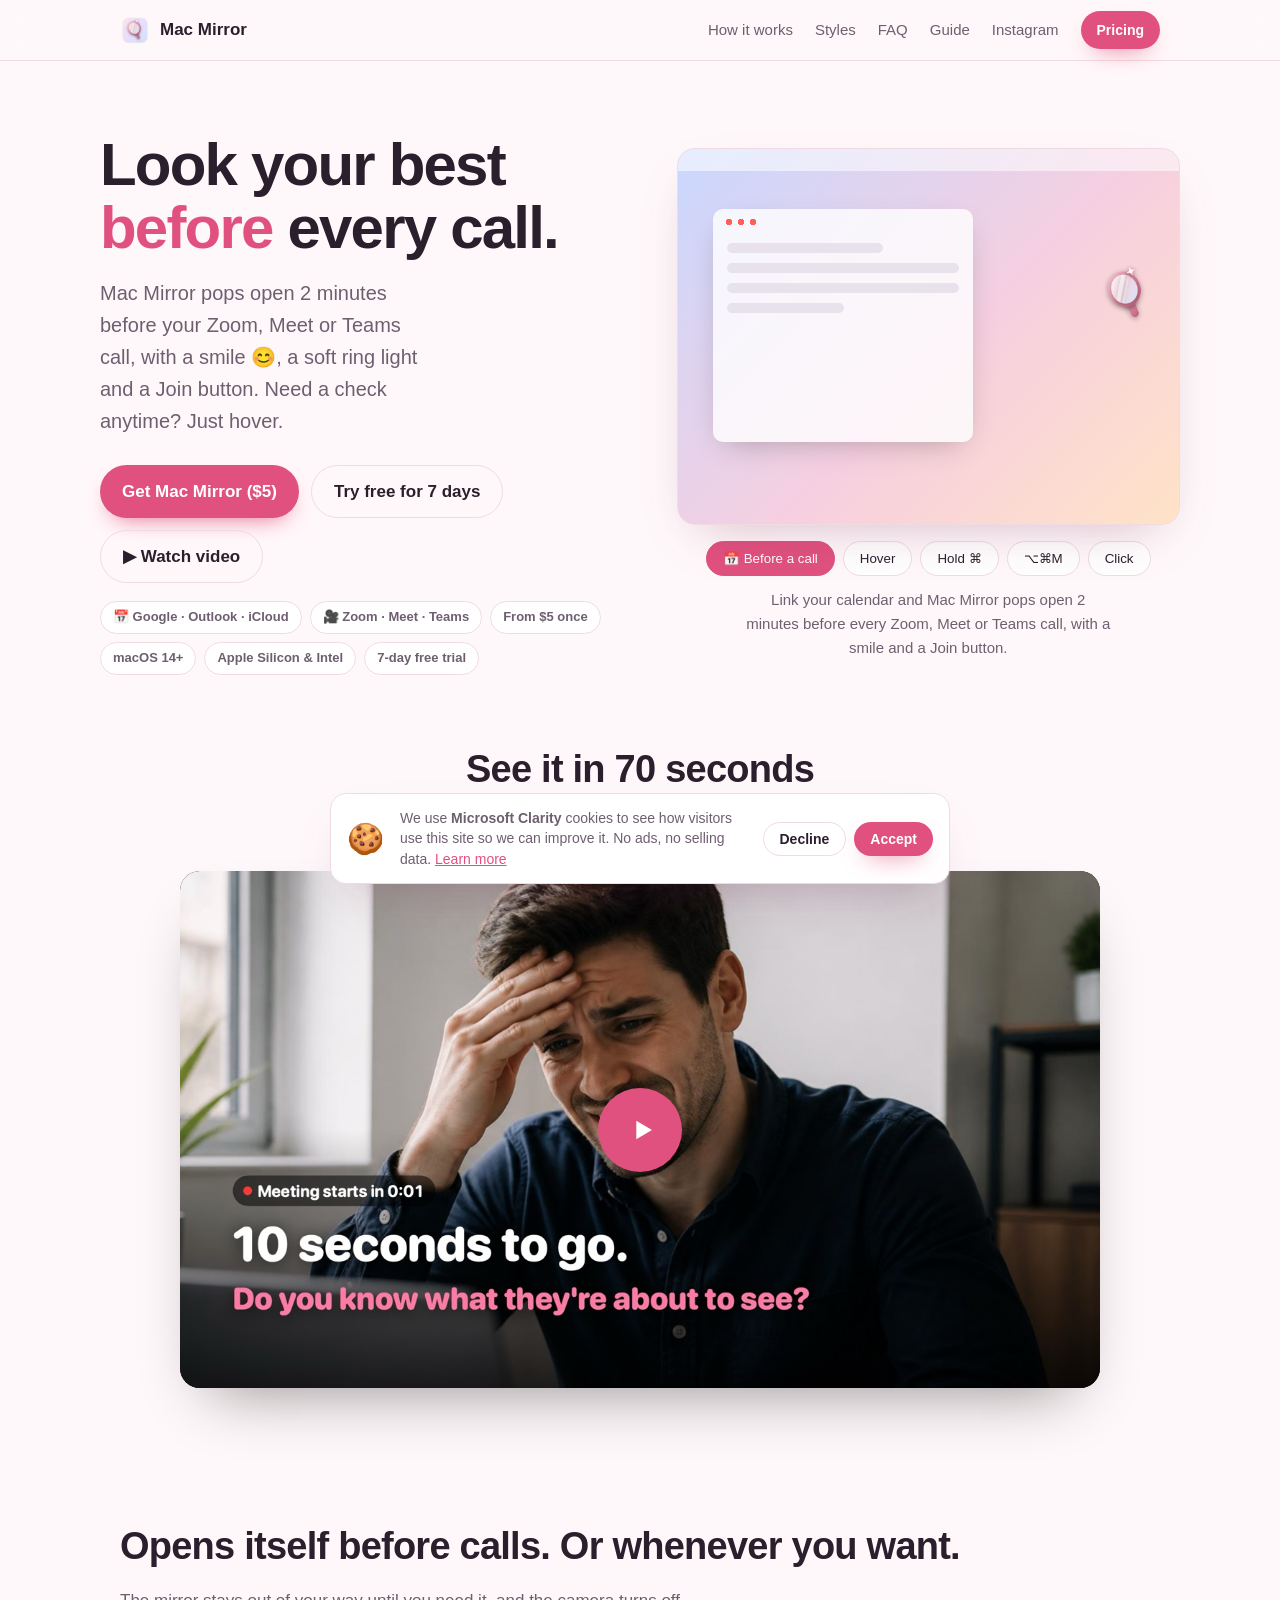
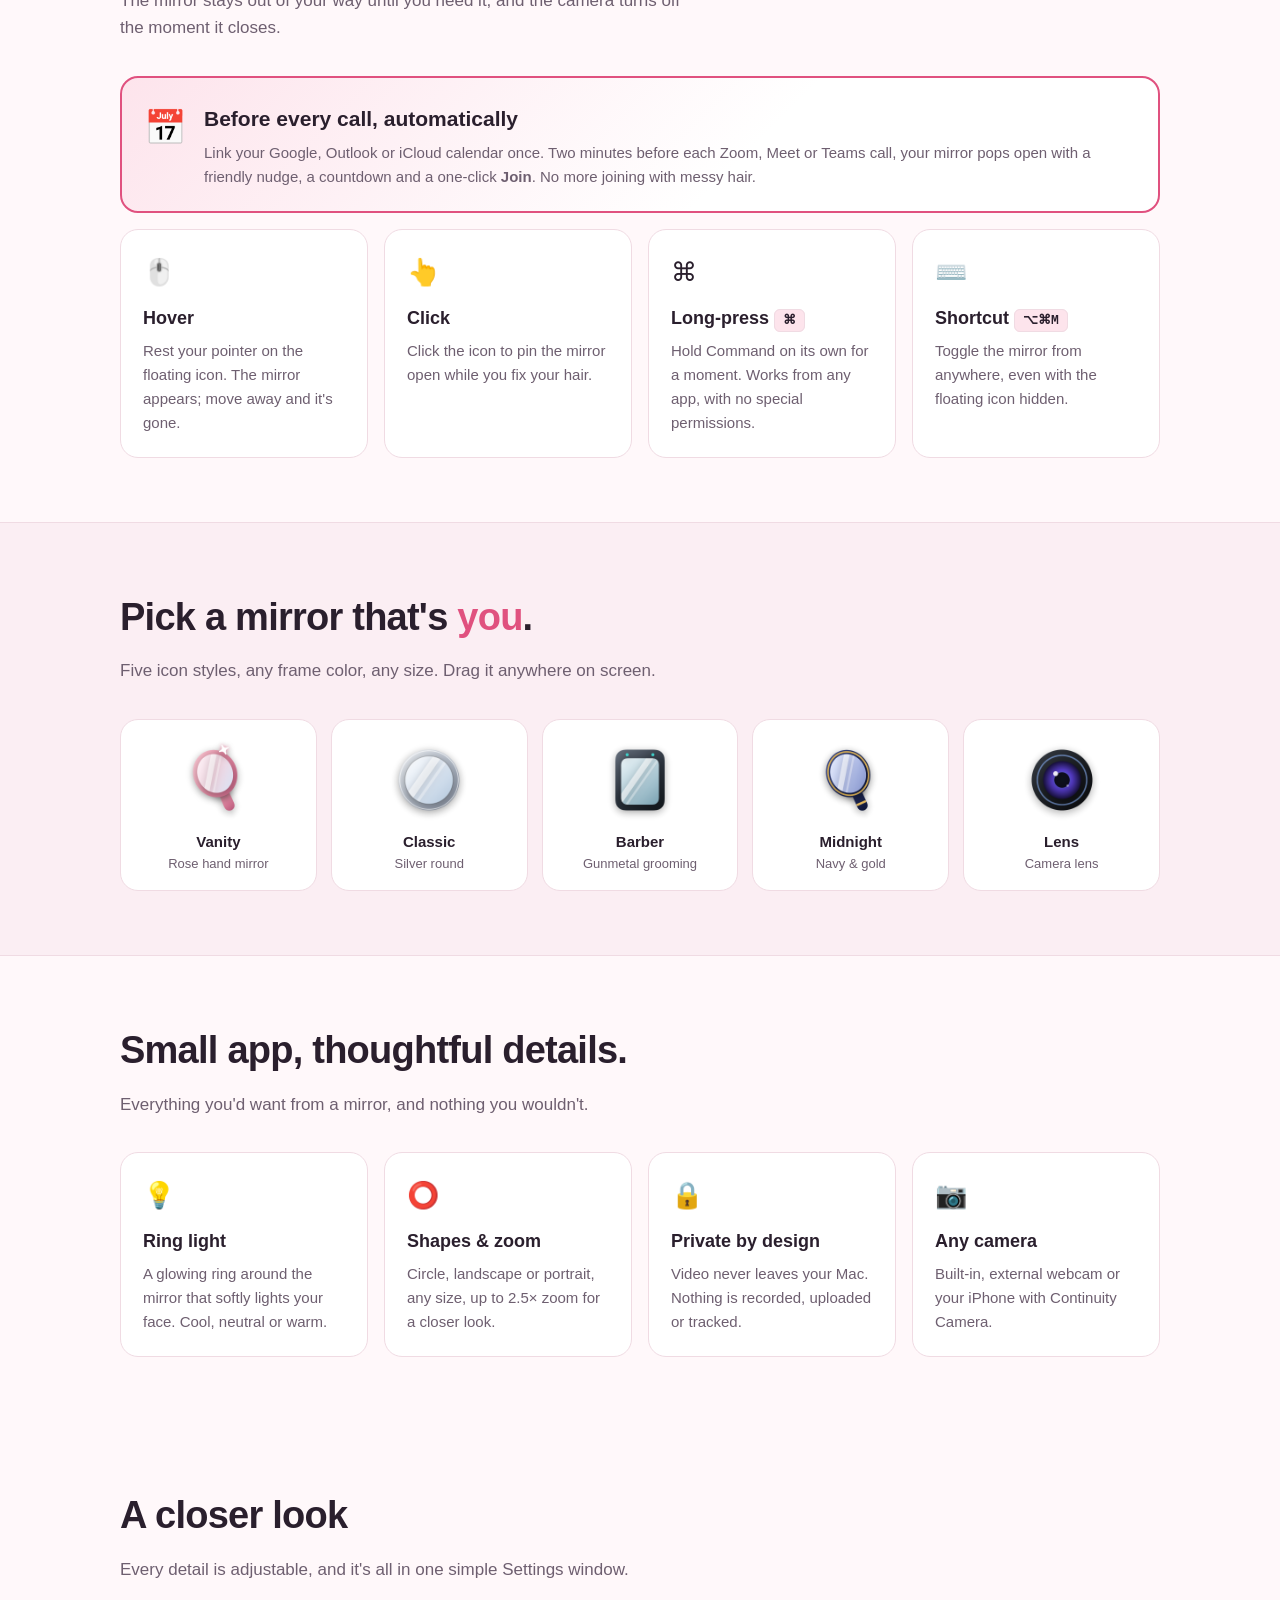
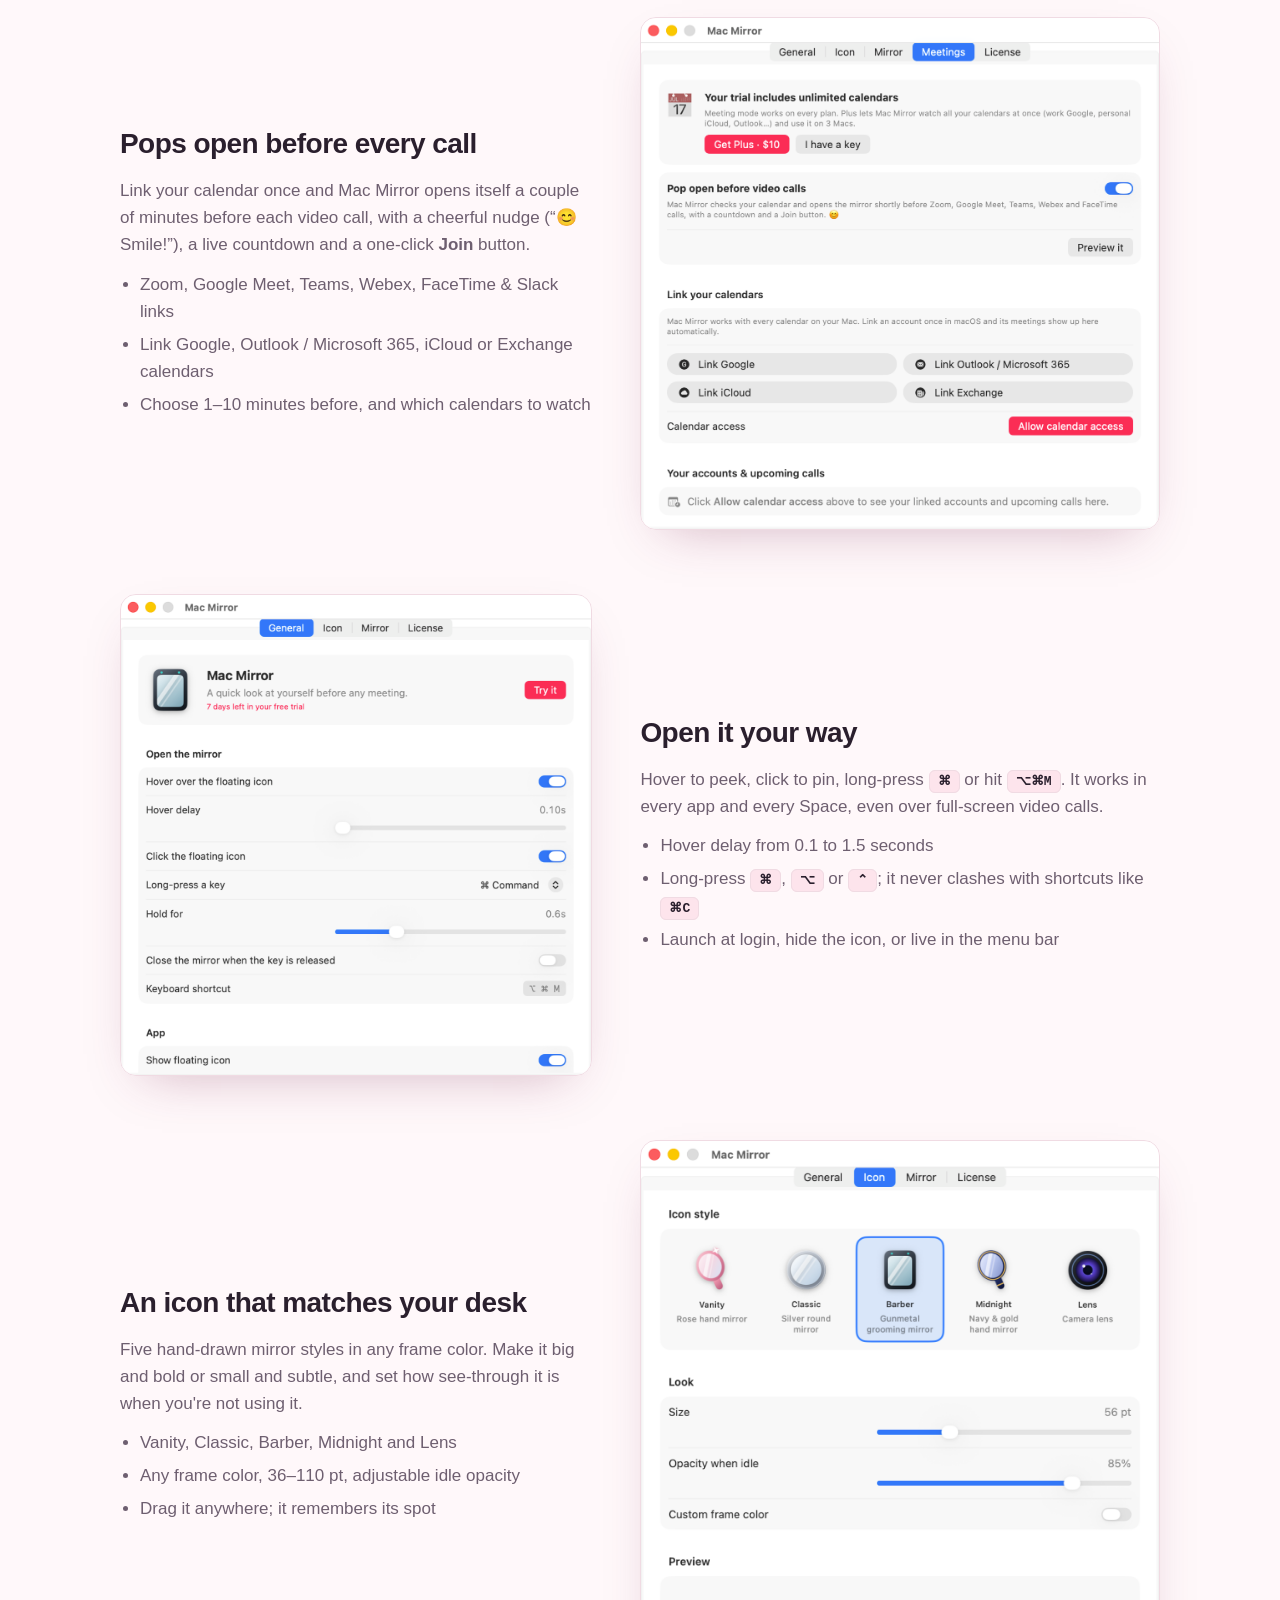
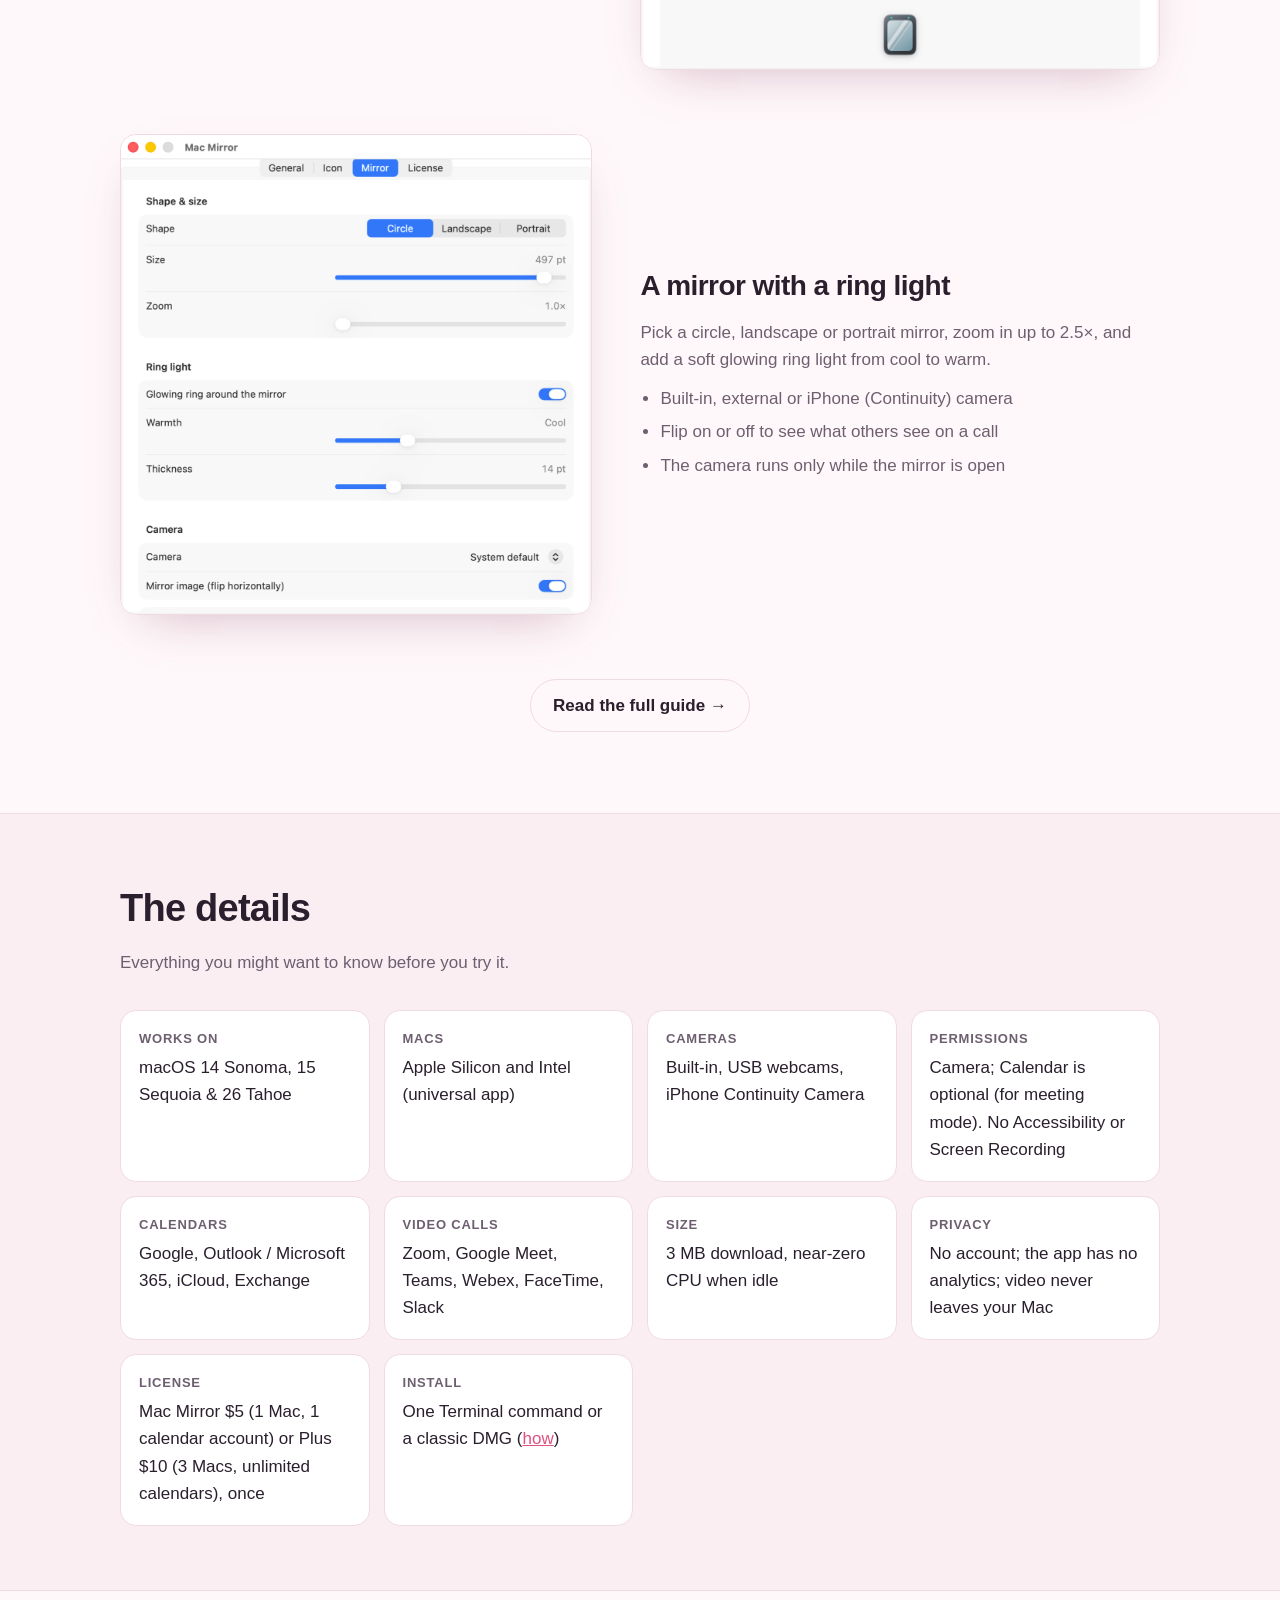
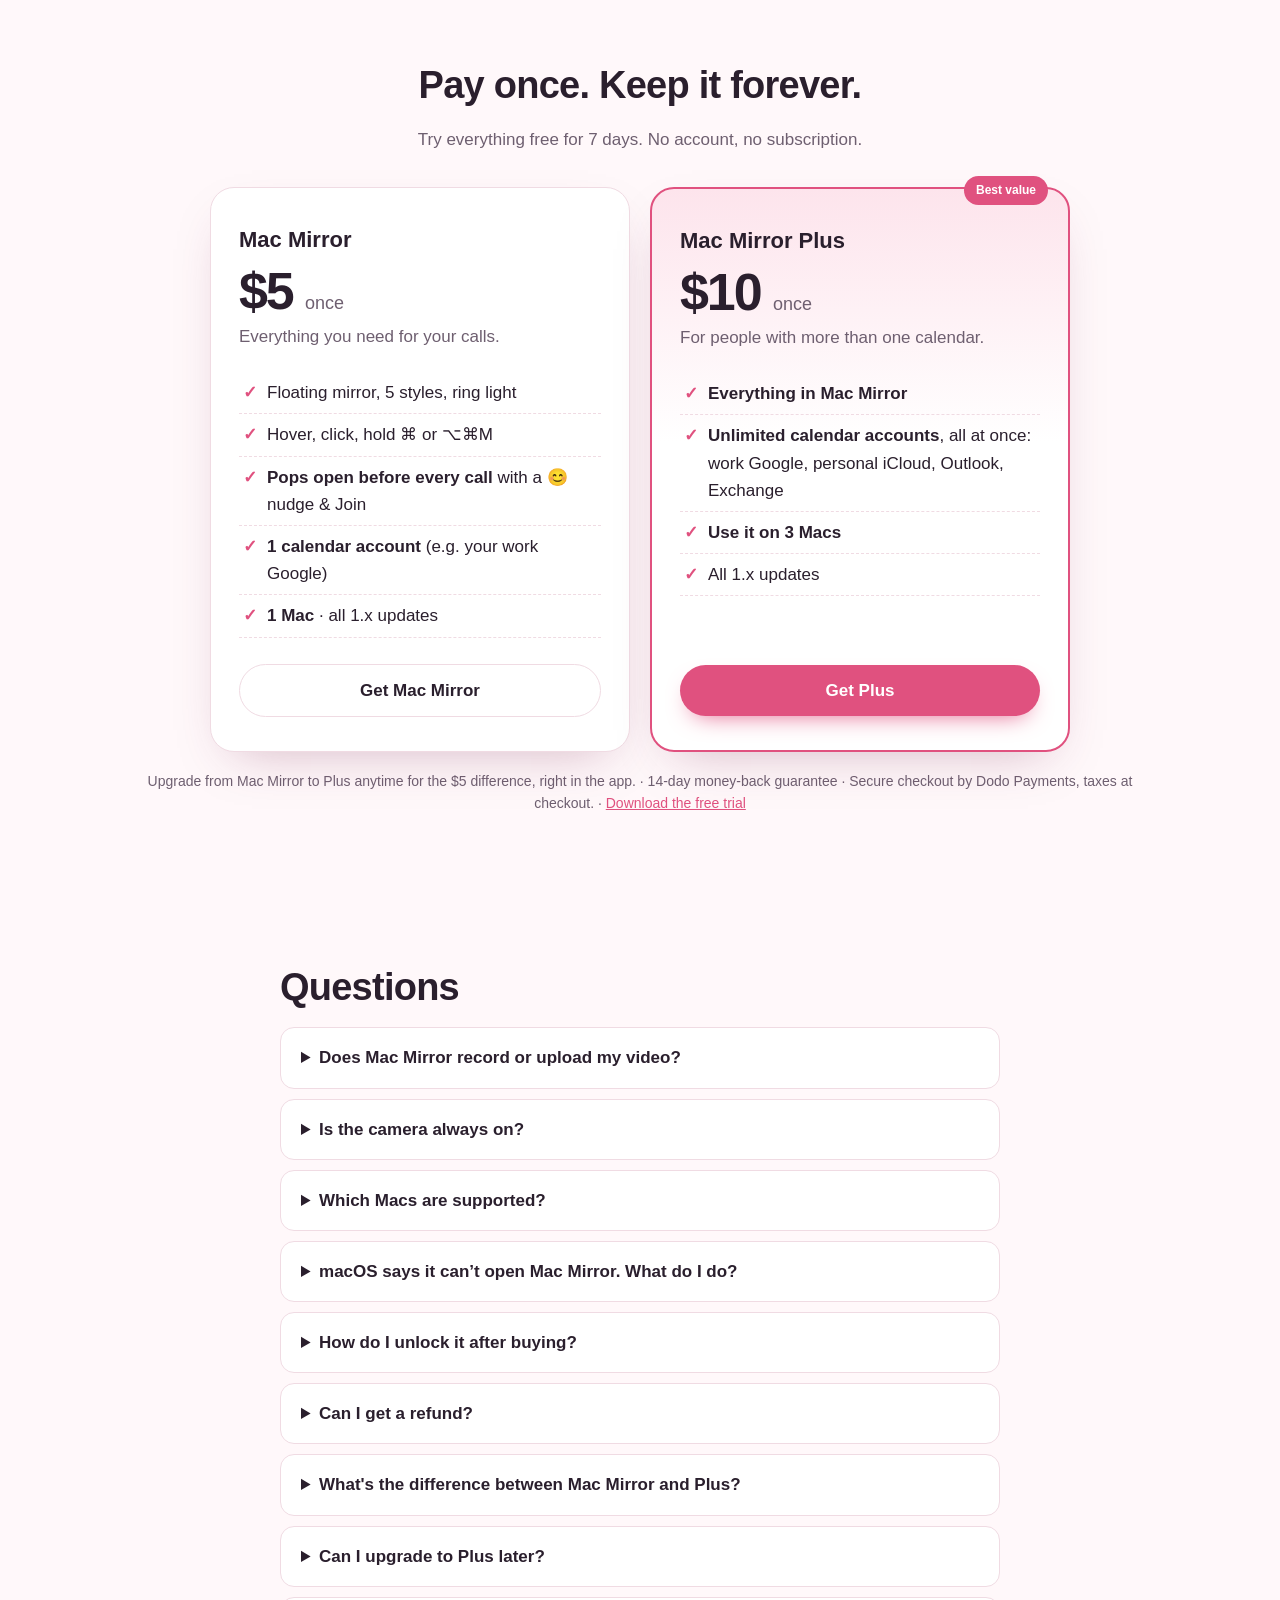
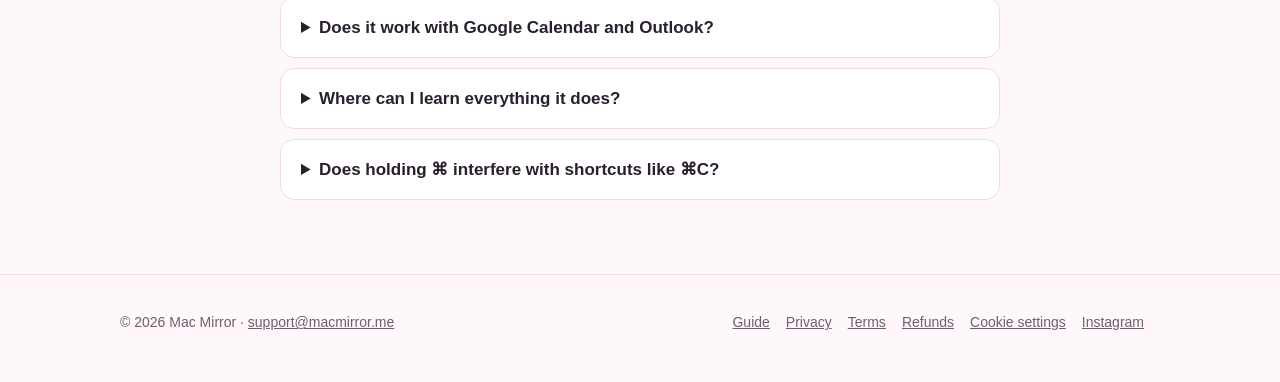
<file: index.html>
<!doctype html>
<html lang="en">
<head>
  <meta charset="utf-8">
  <meta name="viewport" content="width=device-width, initial-scale=1">
  <title>Mac Mirror: look your best before every call</title>
  <meta name="description" content="Mac Mirror pops open 2 minutes before your Zoom, Google Meet or Teams call, with a smile, a ring light and a Join button. Works with Google, Outlook and iCloud calendars. $5 once.">
  <meta property="og:title" content="Mac Mirror: look your best before every call">
  <meta property="og:description" content="A mirror that pops open before every Zoom, Meet or Teams call, with a smile and a Join button. $5 once.">
  <meta property="og:image" content="https://macmirror.me/assets/app-icon.png">
  <link rel="icon" href="assets/favicon.png">
  <link rel="stylesheet" href="style.css">
</head>
<body>
  <nav>
    <div class="wrap">
      <a class="brand" href="/"><img src="assets/app-icon.png" alt="">Mac Mirror</a>
      <div class="links">
        <a href="#how">How it works</a>
        <a href="#styles">Styles</a>
        <a href="#faq">FAQ</a>
        <a href="guide.html">Guide</a>
        <a href="https://www.instagram.com/macmirror.me/" target="_blank" rel="noopener">Instagram</a>
        <a class="btn small" href="#pricing">Pricing</a>
      </div>
    </div>
  </nav>

  <main>
    <div class="wrap hero">
      <div>
        <h1>Look your best <em>before</em> every call.</h1>
        <p class="lead">Mac Mirror pops open 2 minutes before your Zoom, Meet or Teams call, with a smile 😊, a soft ring light and a Join button. Need a check anytime? Just hover.</p>
        <div class="cta">
          <a class="btn" data-link="buy" href="#pricing">Get Mac Mirror ($5)</a>
          <a class="btn ghost" href="install.html">Try free for 7 days</a>
          <a class="btn ghost" href="#video">▶ Watch video</a>
        </div>
        <div class="badges">
          <span class="badge">📅 Google · Outlook · iCloud</span>
          <span class="badge">🎥 Zoom · Meet · Teams</span>
          <span class="badge">From $5 once</span>
          <span class="badge">macOS 14+</span>
          <span class="badge">Apple Silicon &amp; Intel</span>
                    <span class="badge">7-day free trial</span>
        </div>
      </div>
      <div class="demo" id="demo">
        <div class="screen" aria-hidden="true">
          <div class="menubar"></div>
          <div class="window"><div class="row"></div><div class="row"></div><div class="row"></div><div class="row" style="width:45%"></div></div>
          <div class="mirror"><div class="face"></div><span class="close">✕</span></div>
          <img class="icon" src="assets/vanity.png" alt="">
          <svg class="cursor" viewBox="0 0 24 24" width="26" height="26"><path d="M4 2l15 9.5-6.6 1.4 3.9 7.6-3 1.5-3.9-7.6L4 19z" fill="#111" stroke="#fff" stroke-width="1.6" stroke-linejoin="round"/></svg>
          <div class="notif"><span class="notif-ico">📅</span><span><b>Design review</b><br>Google Meet · in 2 min</span></div>
          <div class="mbanner"><span class="mb-emoji">😊</span><span class="mb-text"><b>Smile! Design review</b><br><span class="mb-count">Starts in 2:00</span></span><span class="mb-join">Join Meet</span></div>
          <div class="keys"><kbd data-k="opt">⌥</kbd><kbd data-k="cmd">⌘<svg class="ring" viewBox="0 0 36 36"><circle cx="18" cy="18" r="16"/></svg></kbd><kbd data-k="m">M</kbd></div>
        </div>
        <div class="demo-tabs" role="tablist" aria-label="Ways to open the mirror">
          <button role="tab" data-mode="meeting">📅 Before a call</button>
          <button role="tab" data-mode="hover">Hover</button>
          <button role="tab" data-mode="hold">Hold ⌘</button>
          <button role="tab" data-mode="shortcut">⌥⌘M</button>
          <button role="tab" data-mode="click">Click</button>
        </div>
        <p class="demo-caption" aria-live="polite"></p>
      </div>
    </div>

    <section id="video" class="video-section">
      <div class="wrap">
        <h2>See it in 70 seconds</h2>
        <p class="sub">Never walk into a meeting embarrassed again.</p>
        <button class="video-facade" type="button" data-yt="4L7O9jcazLs" aria-label="Play the Mac Mirror video">
          <img src="assets/pitch-poster.jpg" alt="A man panicking 10 seconds before a video call" width="1280" height="720" loading="lazy">
          <span class="play" aria-hidden="true"><svg viewBox="0 0 24 24" width="34" height="34"><path d="M8 5.5v13l11-6.5z" fill="currentColor"/></svg></span>
        </button>
      </div>
    </section>

    <section id="how">
      <div class="wrap">
        <h2>Opens itself before calls. Or whenever you want.</h2>
        <p class="sub">The mirror stays out of your way until you need it, and the camera turns off the moment it closes.</p>
        <div class="card feature-call">
          <div class="emoji">📅</div>
          <div>
            <h3>Before every call, automatically</h3>
            <p>Link your Google, Outlook or iCloud calendar once. Two minutes before each Zoom, Meet or Teams call, your mirror pops open with a friendly nudge, a countdown and a one-click <strong>Join</strong>. No more joining with messy hair.</p>
          </div>
        </div>
        <div class="grid">
          <div class="card"><div class="emoji">🖱️</div><h3>Hover</h3><p>Rest your pointer on the floating icon. The mirror appears; move away and it's gone.</p></div>
          <div class="card"><div class="emoji">👆</div><h3>Click</h3><p>Click the icon to pin the mirror open while you fix your hair.</p></div>
          <div class="card"><div class="emoji">⌘</div><h3>Long-press <kbd>⌘</kbd></h3><p>Hold Command on its own for a moment. Works from any app, with no special permissions.</p></div>
          <div class="card"><div class="emoji">⌨️</div><h3>Shortcut <kbd>⌥⌘M</kbd></h3><p>Toggle the mirror from anywhere, even with the floating icon hidden.</p></div>
        </div>
      </div>
    </section>

    <section id="styles" class="soft">
      <div class="wrap">
        <h2>Pick a mirror that's <em style="font-style:normal;color:var(--accent)">you</em>.</h2>
        <p class="sub">Five icon styles, any frame color, any size. Drag it anywhere on screen.</p>
        <div class="styles">
          <figure><img src="assets/vanity.png" alt="Vanity icon"><figcaption>Vanity<span>Rose hand mirror</span></figcaption></figure>
          <figure><img src="assets/classic.png" alt="Classic icon"><figcaption>Classic<span>Silver round</span></figcaption></figure>
          <figure><img src="assets/barber.png" alt="Barber icon"><figcaption>Barber<span>Gunmetal grooming</span></figcaption></figure>
          <figure><img src="assets/midnight.png" alt="Midnight icon"><figcaption>Midnight<span>Navy &amp; gold</span></figcaption></figure>
          <figure><img src="assets/lens.png" alt="Lens icon"><figcaption>Lens<span>Camera lens</span></figcaption></figure>
        </div>
      </div>
    </section>

    <section>
      <div class="wrap">
        <h2>Small app, thoughtful details.</h2>
        <p class="sub">Everything you'd want from a mirror, and nothing you wouldn't.</p>
        <div class="grid">
          <div class="card"><div class="emoji">💡</div><h3>Ring light</h3><p>A glowing ring around the mirror that softly lights your face. Cool, neutral or warm.</p></div>
          <div class="card"><div class="emoji">⭕️</div><h3>Shapes &amp; zoom</h3><p>Circle, landscape or portrait, any size, up to 2.5× zoom for a closer look.</p></div>
          <div class="card"><div class="emoji">🔒</div><h3>Private by design</h3><p>Video never leaves your Mac. Nothing is recorded, uploaded or tracked.</p></div>
          <div class="card"><div class="emoji">📷</div><h3>Any camera</h3><p>Built-in, external webcam or your iPhone with Continuity Camera.</p></div>
        </div>
      </div>
    </section>

    <section id="closer">
      <div class="wrap">
        <h2>A closer look</h2>
        <p class="sub">Every detail is adjustable, and it's all in one simple Settings window.</p>

        <div class="look">
          <div>
            <h3>Pops open before every call</h3>
            <p>Link your calendar once and Mac Mirror opens itself a couple of minutes before each video call, with a cheerful nudge (“😊 Smile!”), a live countdown and a one-click <strong>Join</strong> button.</p>
            <ul>
              <li>Zoom, Google Meet, Teams, Webex, FaceTime &amp; Slack links</li>
              <li>Link Google, Outlook / Microsoft 365, iCloud or Exchange calendars</li>
              <li>Choose 1–10 minutes before, and which calendars to watch</li>
            </ul>
          </div>
          <div class="look-img"><picture><source media="(prefers-color-scheme: dark)" srcset="assets/screens/settings-meetings-dark.png"><img src="assets/screens/settings-meetings.png" alt="Mac Mirror Meetings settings: pop open before video calls and link your calendars" loading="lazy"></picture></div>
        </div>
        <div class="look">
          <div>
            <h3>Open it your way</h3>
            <p>Hover to peek, click to pin, long-press <kbd>⌘</kbd> or hit <kbd>⌥⌘M</kbd>. It works in every app and every Space, even over full-screen video calls.</p>
            <ul>
              <li>Hover delay from 0.1 to 1.5 seconds</li>
              <li>Long-press <kbd>⌘</kbd>, <kbd>⌥</kbd> or <kbd>⌃</kbd>; it never clashes with shortcuts like <kbd>⌘C</kbd></li>
              <li>Launch at login, hide the icon, or live in the menu bar</li>
            </ul>
          </div>
          <div class="look-img"><picture><source media="(prefers-color-scheme: dark)" srcset="assets/screens/settings-general-dark.png"><img src="assets/screens/settings-general.png" alt="Mac Mirror General settings: hover, click, long-press key and shortcut options" loading="lazy"></picture></div>
        </div>

        <div class="look">
          <div>
            <h3>An icon that matches your desk</h3>
            <p>Five hand-drawn mirror styles in any frame color. Make it big and bold or small and subtle, and set how see-through it is when you're not using it.</p>
            <ul>
              <li>Vanity, Classic, Barber, Midnight and Lens</li>
              <li>Any frame color, 36–110 pt, adjustable idle opacity</li>
              <li>Drag it anywhere; it remembers its spot</li>
            </ul>
          </div>
          <div class="look-img"><picture><source media="(prefers-color-scheme: dark)" srcset="assets/screens/settings-appearance-dark.png"><img src="assets/screens/settings-appearance.png" alt="Mac Mirror Icon settings with five styles" loading="lazy"></picture></div>
        </div>

        <div class="look">
          <div>
            <h3>A mirror with a ring light</h3>
            <p>Pick a circle, landscape or portrait mirror, zoom in up to 2.5×, and add a soft glowing ring light from cool to warm.</p>
            <ul>
              <li>Built-in, external or iPhone (Continuity) camera</li>
              <li>Flip on or off to see what others see on a call</li>
              <li>The camera runs only while the mirror is open</li>
            </ul>
          </div>
          <div class="look-img"><picture><source media="(prefers-color-scheme: dark)" srcset="assets/screens/settings-mirror-dark.png"><img src="assets/screens/settings-mirror.png" alt="Mac Mirror Mirror settings: shape, size, zoom and ring light" loading="lazy"></picture></div>
        </div>
        <p style="text-align:center"><a class="btn ghost" href="guide.html">Read the full guide →</a></p>
      </div>
    </section>

    <section class="soft">
      <div class="wrap">
        <h2>The details</h2>
        <p class="sub">Everything you might want to know before you try it.</p>
        <div class="specs">
          <div class="spec"><b>Works on</b>macOS 14 Sonoma, 15 Sequoia &amp; 26 Tahoe</div>
          <div class="spec"><b>Macs</b>Apple Silicon and Intel (universal app)</div>
          <div class="spec"><b>Cameras</b>Built-in, USB webcams, iPhone Continuity Camera</div>
          <div class="spec"><b>Permissions</b>Camera; Calendar is optional (for meeting mode). No Accessibility or Screen Recording</div>
          <div class="spec"><b>Calendars</b>Google, Outlook / Microsoft 365, iCloud, Exchange</div>
          <div class="spec"><b>Video calls</b>Zoom, Google Meet, Teams, Webex, FaceTime, Slack</div>
          <div class="spec"><b>Size</b>3 MB download, near-zero CPU when idle</div>
          <div class="spec"><b>Privacy</b>No account; the app has no analytics; video never leaves your Mac</div>
          <div class="spec"><b>License</b>Mac Mirror $5 (1 Mac, 1 calendar account) or Plus $10 (3 Macs, unlimited calendars), once</div>
          <div class="spec"><b>Install</b>One Terminal command or a classic DMG (<a href="install.html">how</a>)</div>
        </div>
      </div>
    </section>

    <section id="pricing">
      <div class="wrap">
        <h2 style="text-align:center">Pay once. Keep it forever.</h2>
        <p class="sub" style="text-align:center;margin-left:auto;margin-right:auto">Try everything free for 7 days. No account, no subscription.</p>
        <div class="tiers">
          <div class="price tier">
            <h3>Mac Mirror</h3>
            <div class="amount">$5 <small>once</small></div>
            <p class="tier-sub">Everything you need for your calls.</p>
            <ul>
              <li>Floating mirror, 5 styles, ring light</li>
              <li>Hover, click, hold ⌘ or ⌥⌘M</li>
              <li><strong>Pops open before every call</strong> with a 😊 nudge &amp; Join</li>
              <li><strong>1 calendar account</strong> (e.g. your work Google)</li>
              <li><strong>1 Mac</strong> · all 1.x updates</li>
            </ul>
            <a class="btn ghost" data-link="buy" href="#pricing">Get Mac Mirror</a>
          </div>
          <div class="price tier featured">
            <span class="ribbon">Best value</span>
            <h3>Mac Mirror Plus</h3>
            <div class="amount">$10 <small>once</small></div>
            <p class="tier-sub">For people with more than one calendar.</p>
            <ul>
              <li><strong>Everything in Mac Mirror</strong></li>
              <li><strong>Unlimited calendar accounts</strong>, all at once: work Google, personal iCloud, Outlook, Exchange</li>
              <li><strong>Use it on 3 Macs</strong></li>
              <li>All 1.x updates</li>
            </ul>
            <a class="btn" data-link="buyPlus" href="#pricing">Get Plus</a>
          </div>
        </div>
        <p class="fine" style="text-align:center">Upgrade from Mac Mirror to Plus anytime for the $5 difference, right in the app. · 14-day money-back guarantee · Secure checkout by Dodo Payments, taxes at checkout. · <a href="install.html">Download the free trial</a></p>
      </div>
    </section>

    <section id="faq">
      <div class="wrap" style="max-width:760px">
        <h2>Questions</h2>
        <details><summary>Does Mac Mirror record or upload my video?</summary><p>No. The camera feed is shown on screen and nowhere else. Nothing is saved, recorded or sent over the internet.</p></details>
        <details><summary>Is the camera always on?</summary><p>No. It only runs while the mirror is open. It warms up for a split second while you hover, so the mirror opens instantly.</p></details>
        <details><summary>Which Macs are supported?</summary><p>Any Mac running macOS 14 Sonoma or later, Apple Silicon or Intel.</p></details>
        <details><summary>macOS says it can’t open Mac Mirror. What do I do?</summary><p>Mac Mirror is sold directly, not through the App Store, so macOS asks you to confirm it the first time. Open <strong>System Settings → Privacy &amp; Security</strong>, scroll down and click <strong>Open Anyway</strong> next to Mac Mirror. You only need to do this once. <a href="install.html">Step-by-step guide</a>.</p></details>
        <details><summary>How do I unlock it after buying?</summary><p>Your license key arrives by email right after checkout. Open Mac Mirror → Settings → License, paste it in with the email you bought it with, and you're done.</p></details>
        <details><summary>Can I get a refund?</summary><p>Yes. Email us within 14 days of purchase for a full refund. See the <a href="refund.html">refund policy</a>.</p></details>
        <details><summary>What's the difference between Mac Mirror and Plus?</summary><p>Both pop open before your calls. <strong>Mac Mirror ($5)</strong> watches <strong>one calendar account</strong> and works on <strong>1 Mac</strong>. <strong>Plus ($10)</strong> watches <strong>all your calendar accounts</strong> at once (say, work Google and personal iCloud) and works on <strong>3 Macs</strong>. The free trial includes everything.</p></details>
        <details><summary>Can I upgrade to Plus later?</summary><p>Yes, anytime. Click <strong>Upgrade to Plus</strong> in the menu bar or in Settings and pay just the $5 difference.</p></details>
        <details><summary>Does it work with Google Calendar and Outlook?</summary><p>Yes. Mac Mirror reads every calendar on your Mac, including Google, Outlook / Microsoft 365, iCloud and Exchange. Link the account once (Settings → Meetings → Link your calendars) and Mac Mirror pops open before each Zoom, Meet or Teams call. Your calendar never leaves your Mac.</p></details>
        <details><summary>Where can I learn everything it does?</summary><p>The <a href="guide.html">Mac Mirror Guide</a> covers every feature, setting, shortcut and fix.</p></details>
        <details><summary>Does holding ⌘ interfere with shortcuts like ⌘C?</summary><p>No. The mirror only opens when you hold the key on its own; pressing any other key or clicking cancels it. You can change the key or turn it off in Settings.</p></details>
      </div>
    </section>
  </main>

  <footer>
    <div class="wrap">
      <div>© <span id="year">2026</span> Mac Mirror · <a href="mailto:support@macmirror.me">support@macmirror.me</a></div>
      <div><a href="guide.html">Guide</a><a href="privacy.html">Privacy</a><a href="terms.html">Terms</a><a href="refund.html">Refunds</a><a href="#" data-cookie-settings>Cookie settings</a><a href="https://www.instagram.com/macmirror.me/" target="_blank" rel="noopener">Instagram</a></div>
    </div>
  </footer>

  <script src="links.js"></script>
  <script src="demo.js"></script>
  <script src="video.js"></script>
  <script src="consent.js" defer></script>
</body>
</html>
</file>
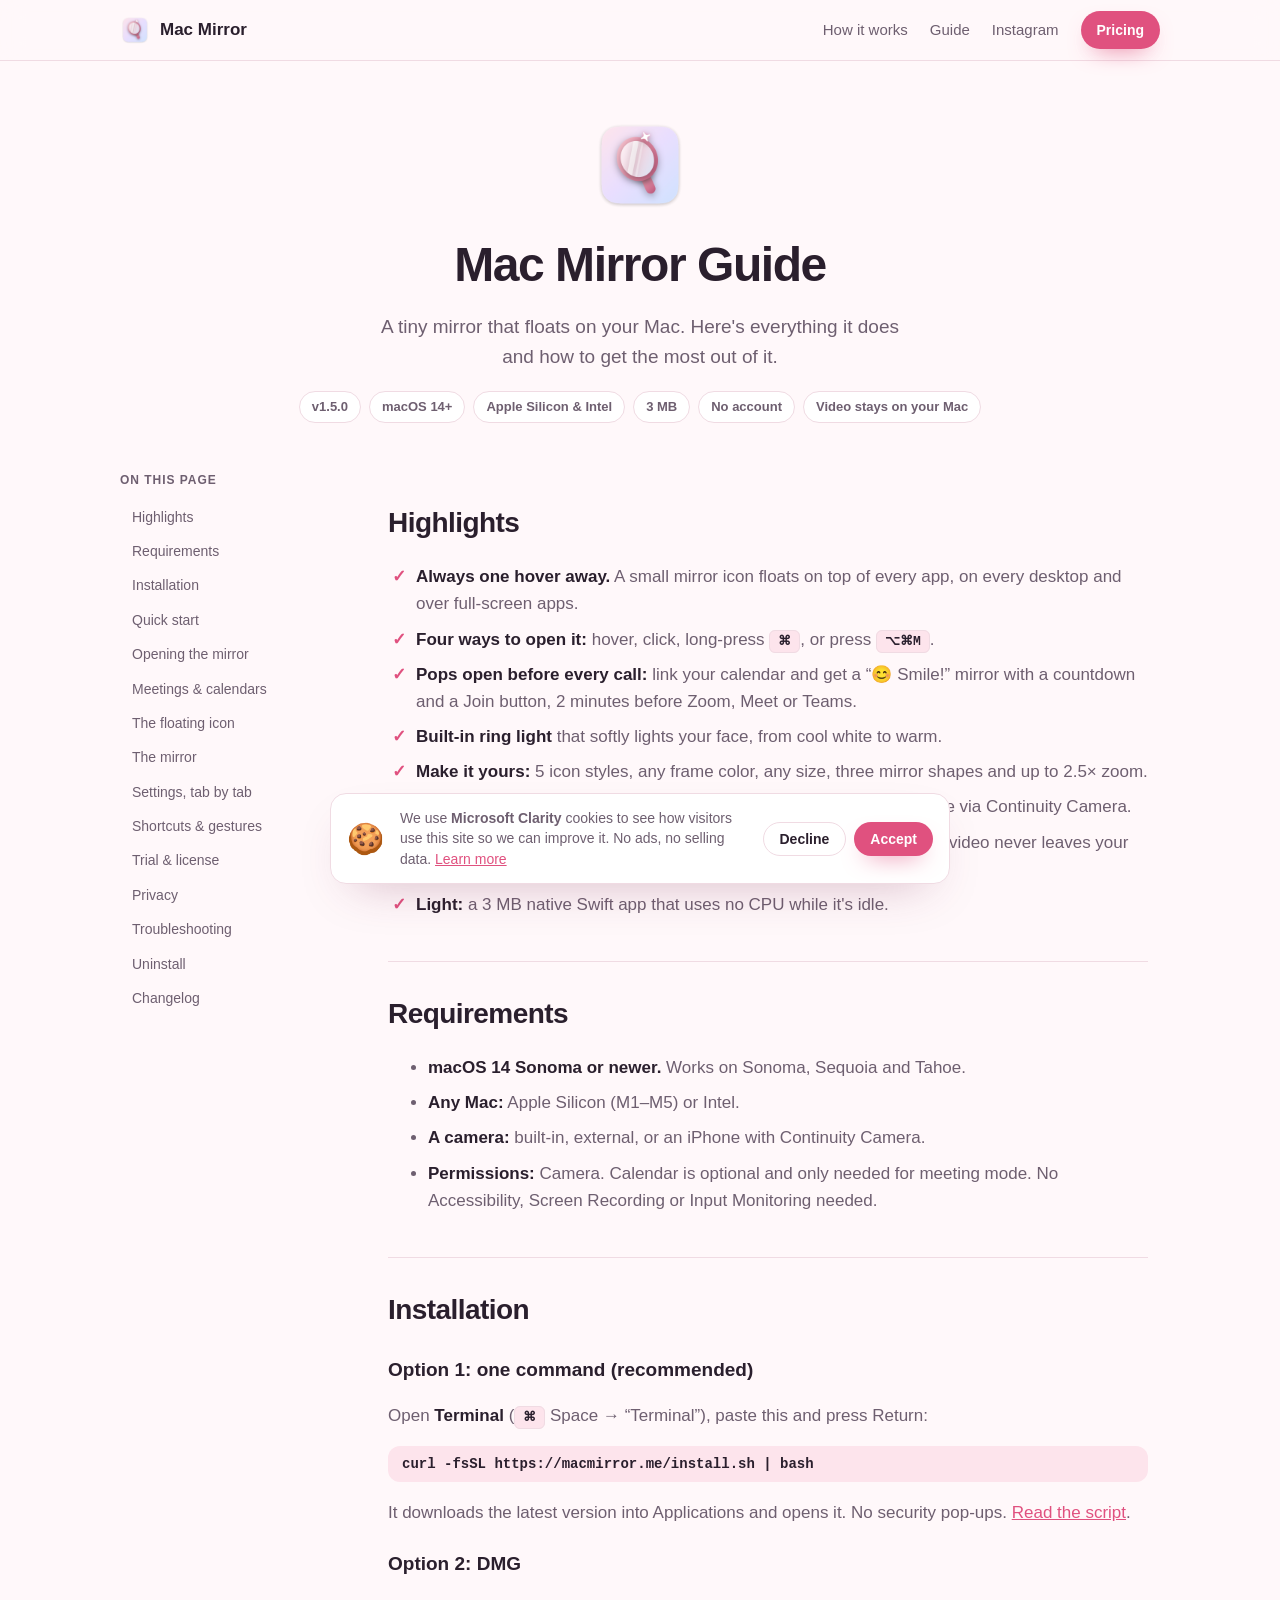
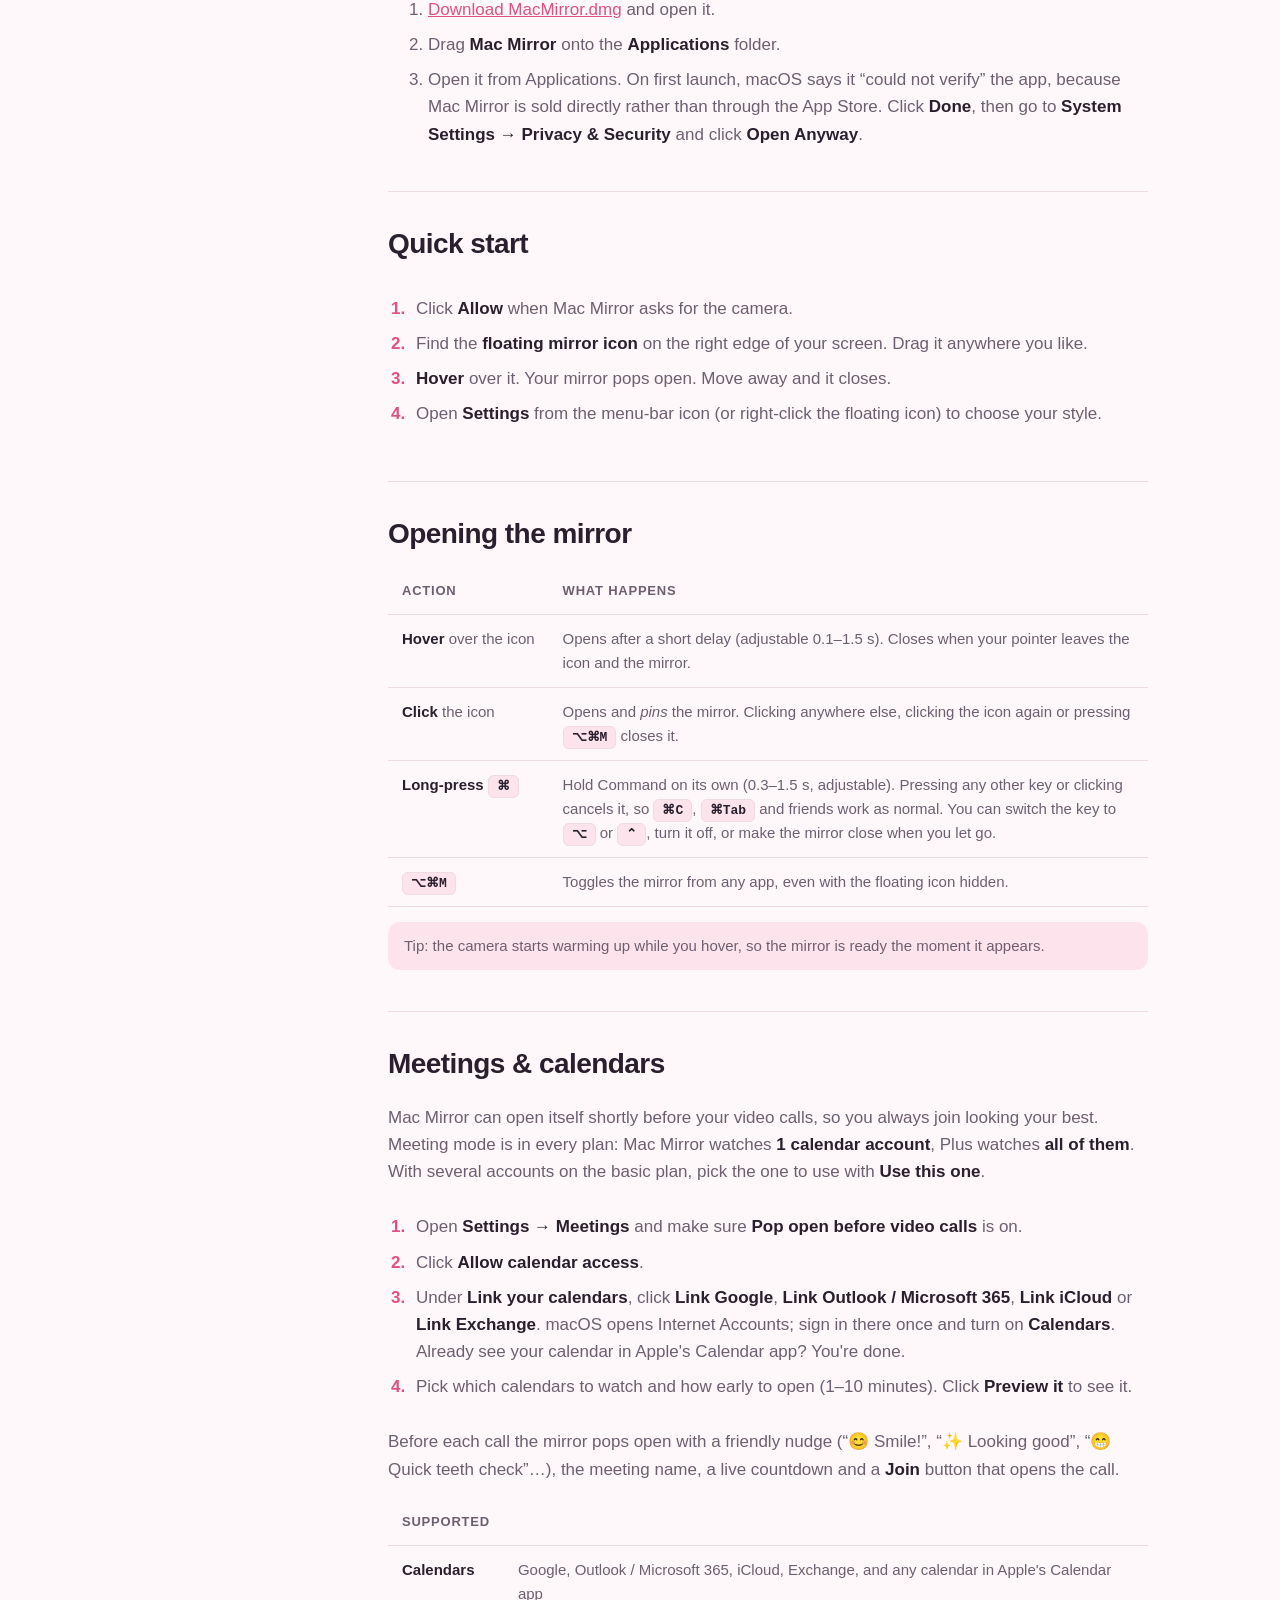
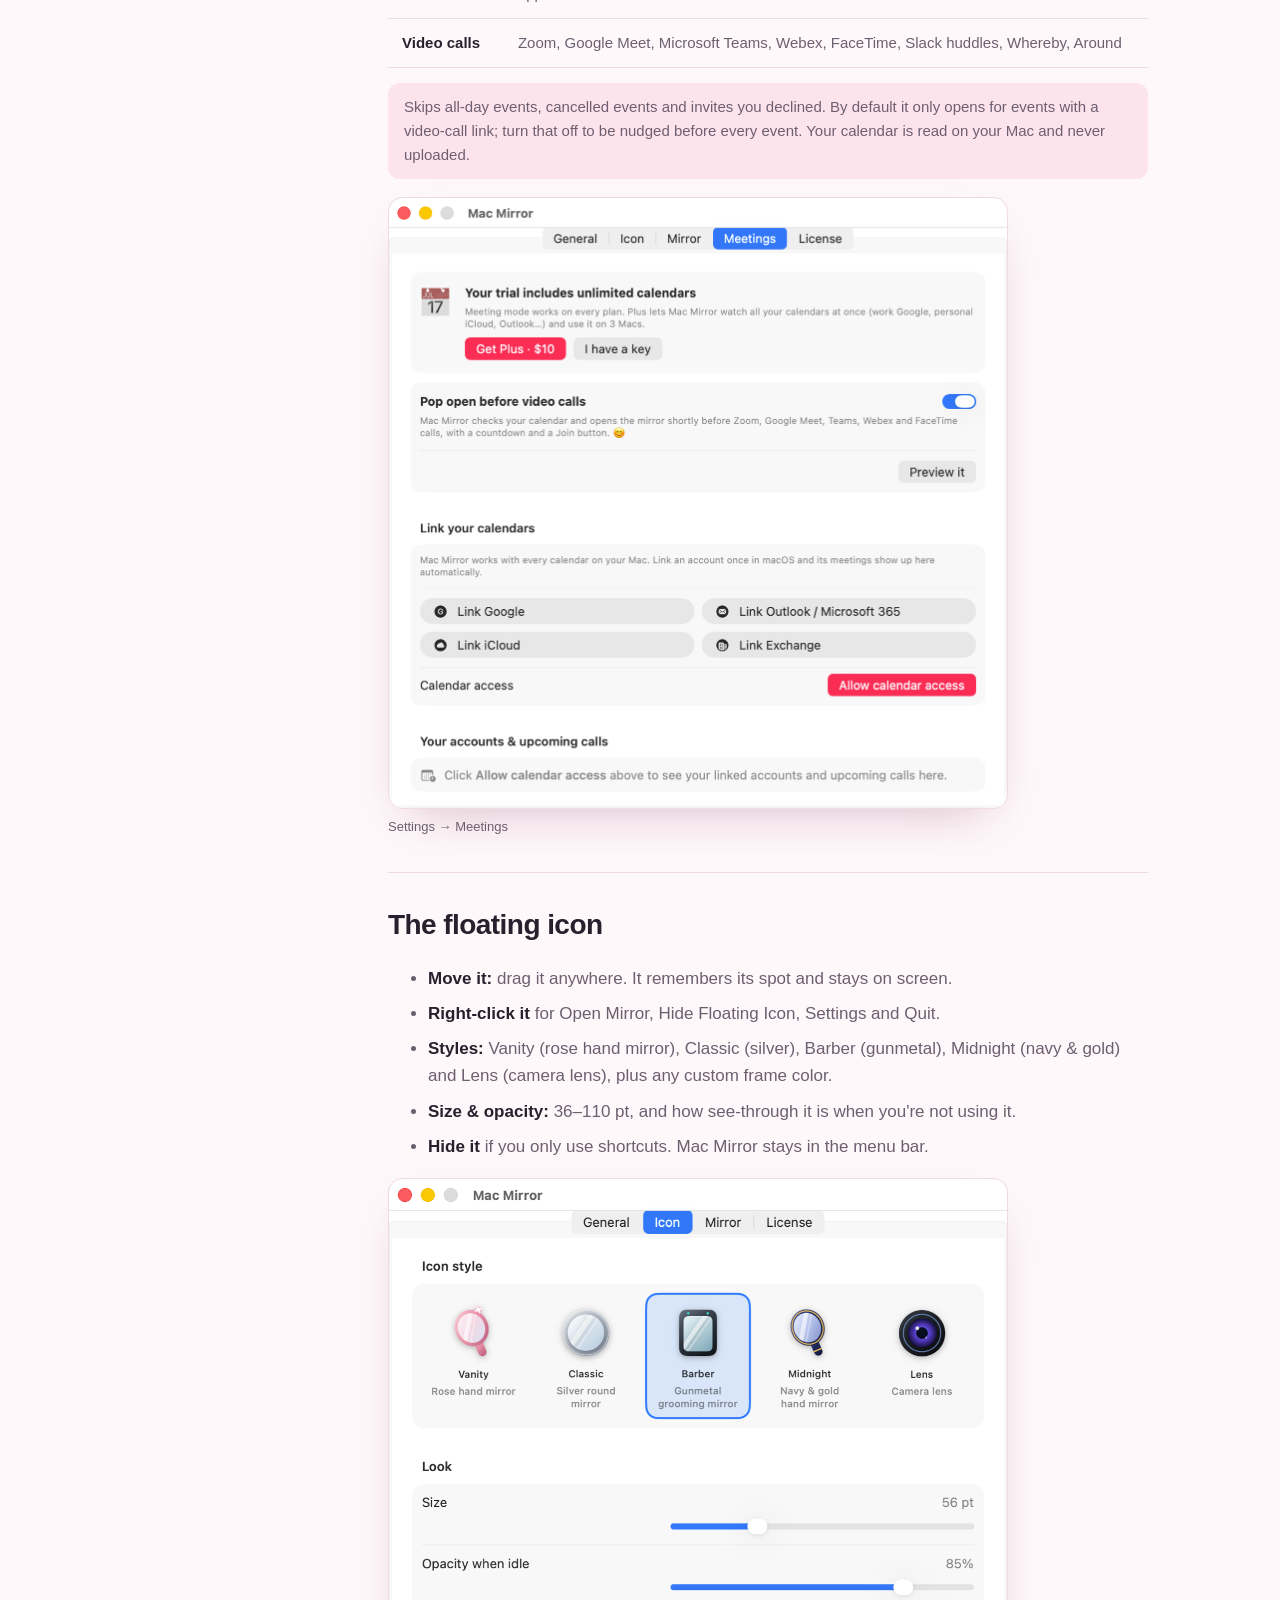
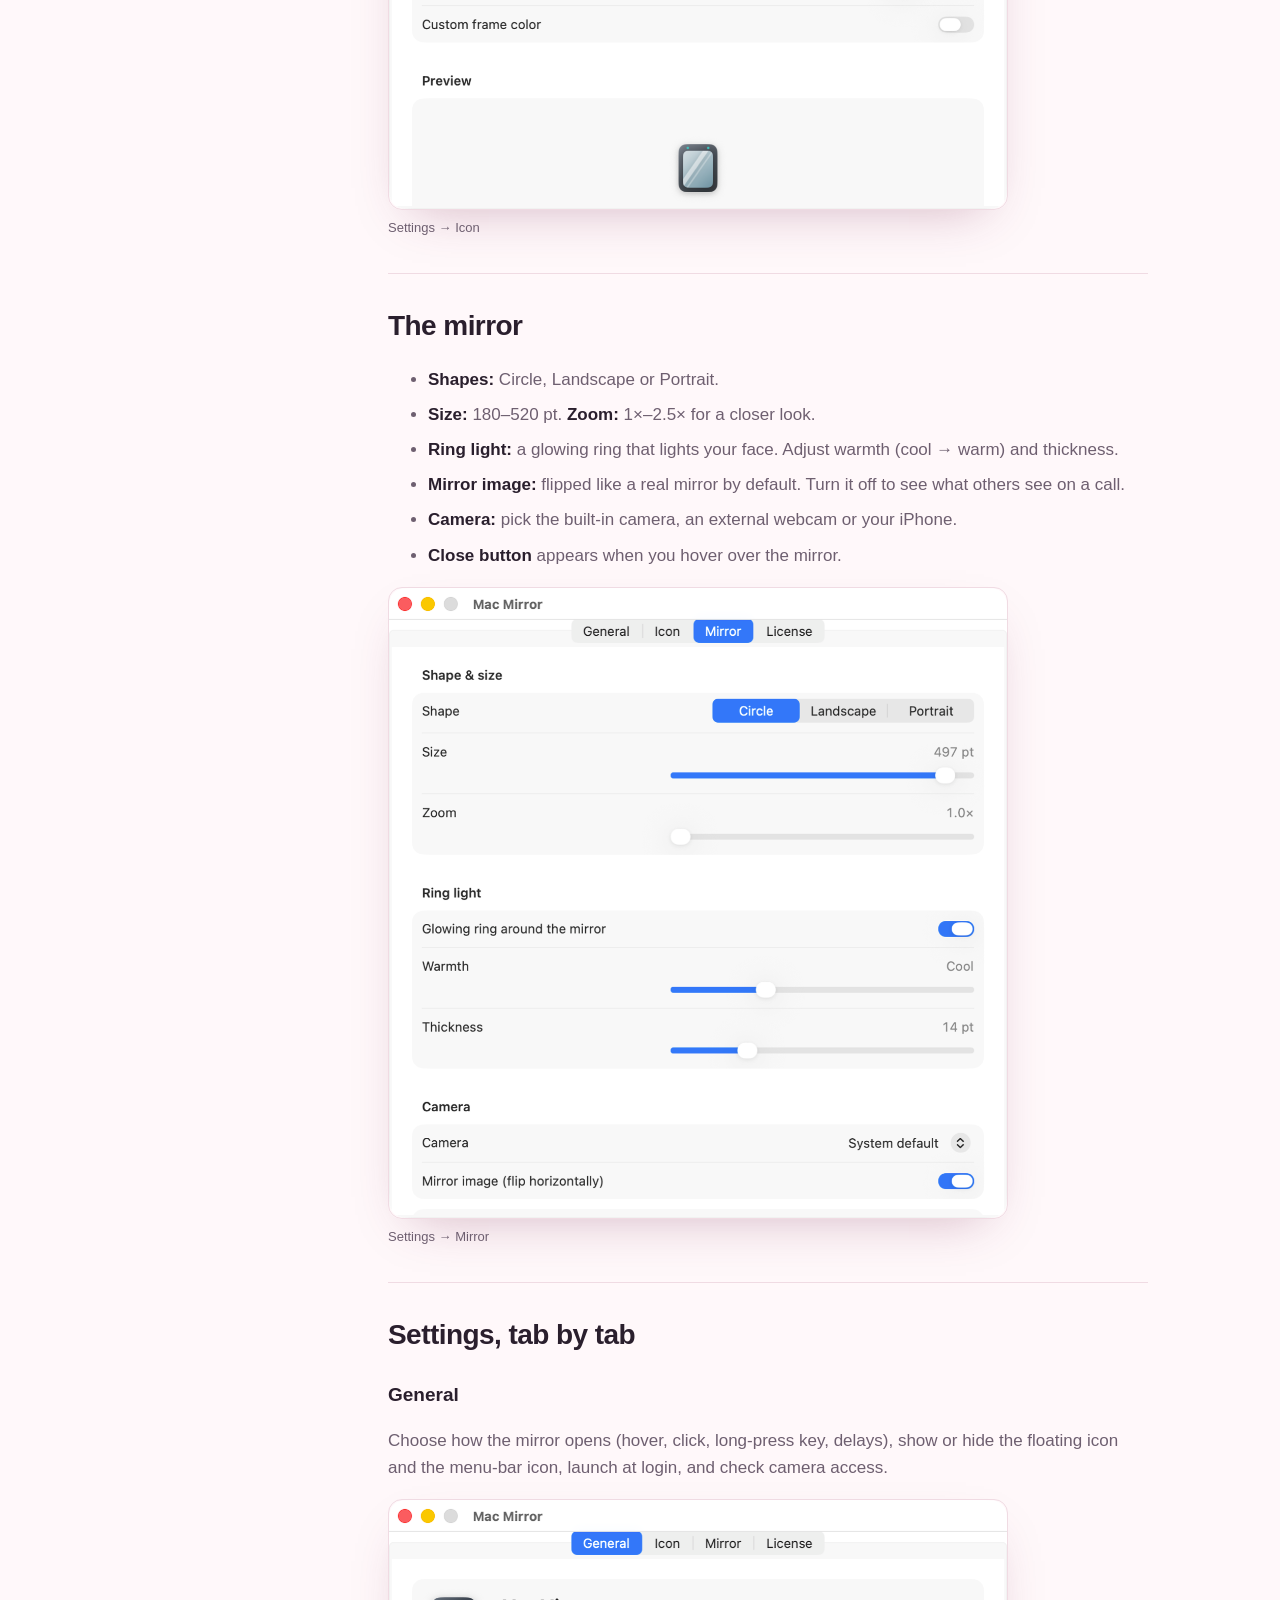
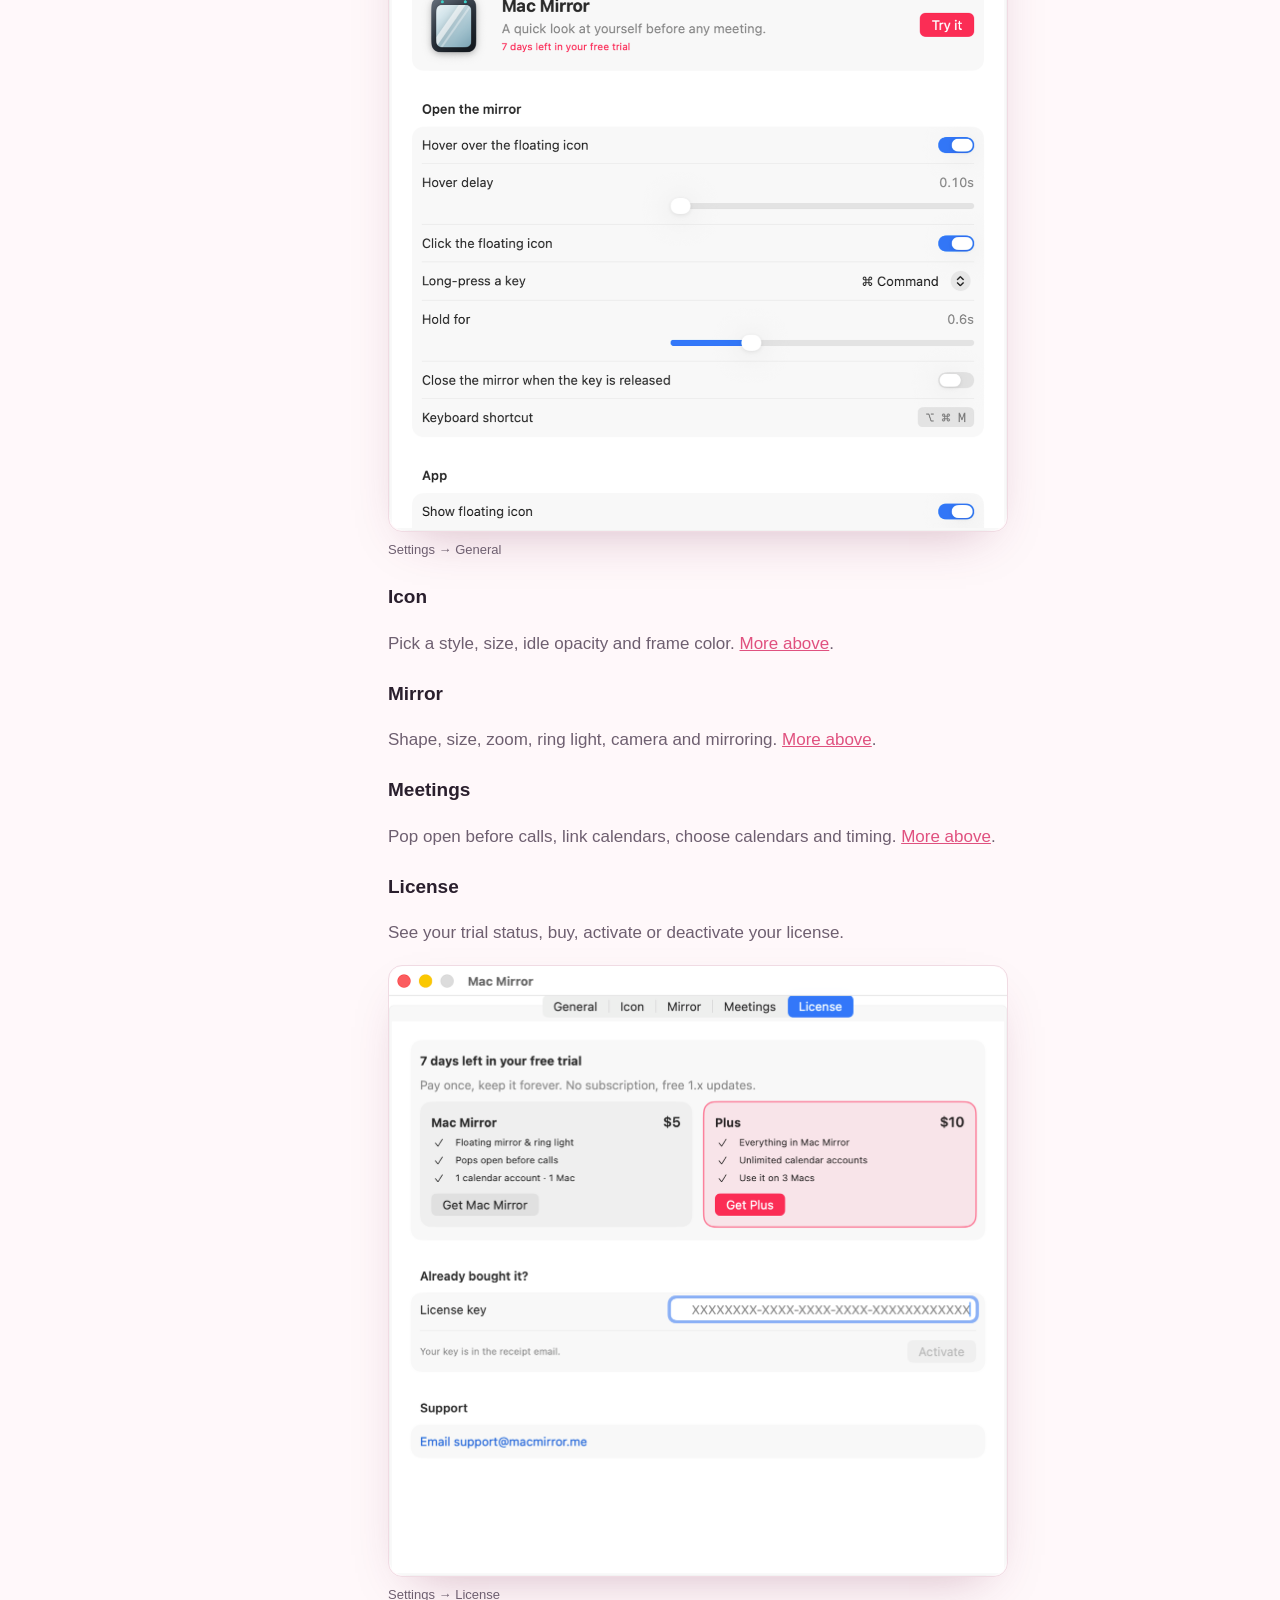
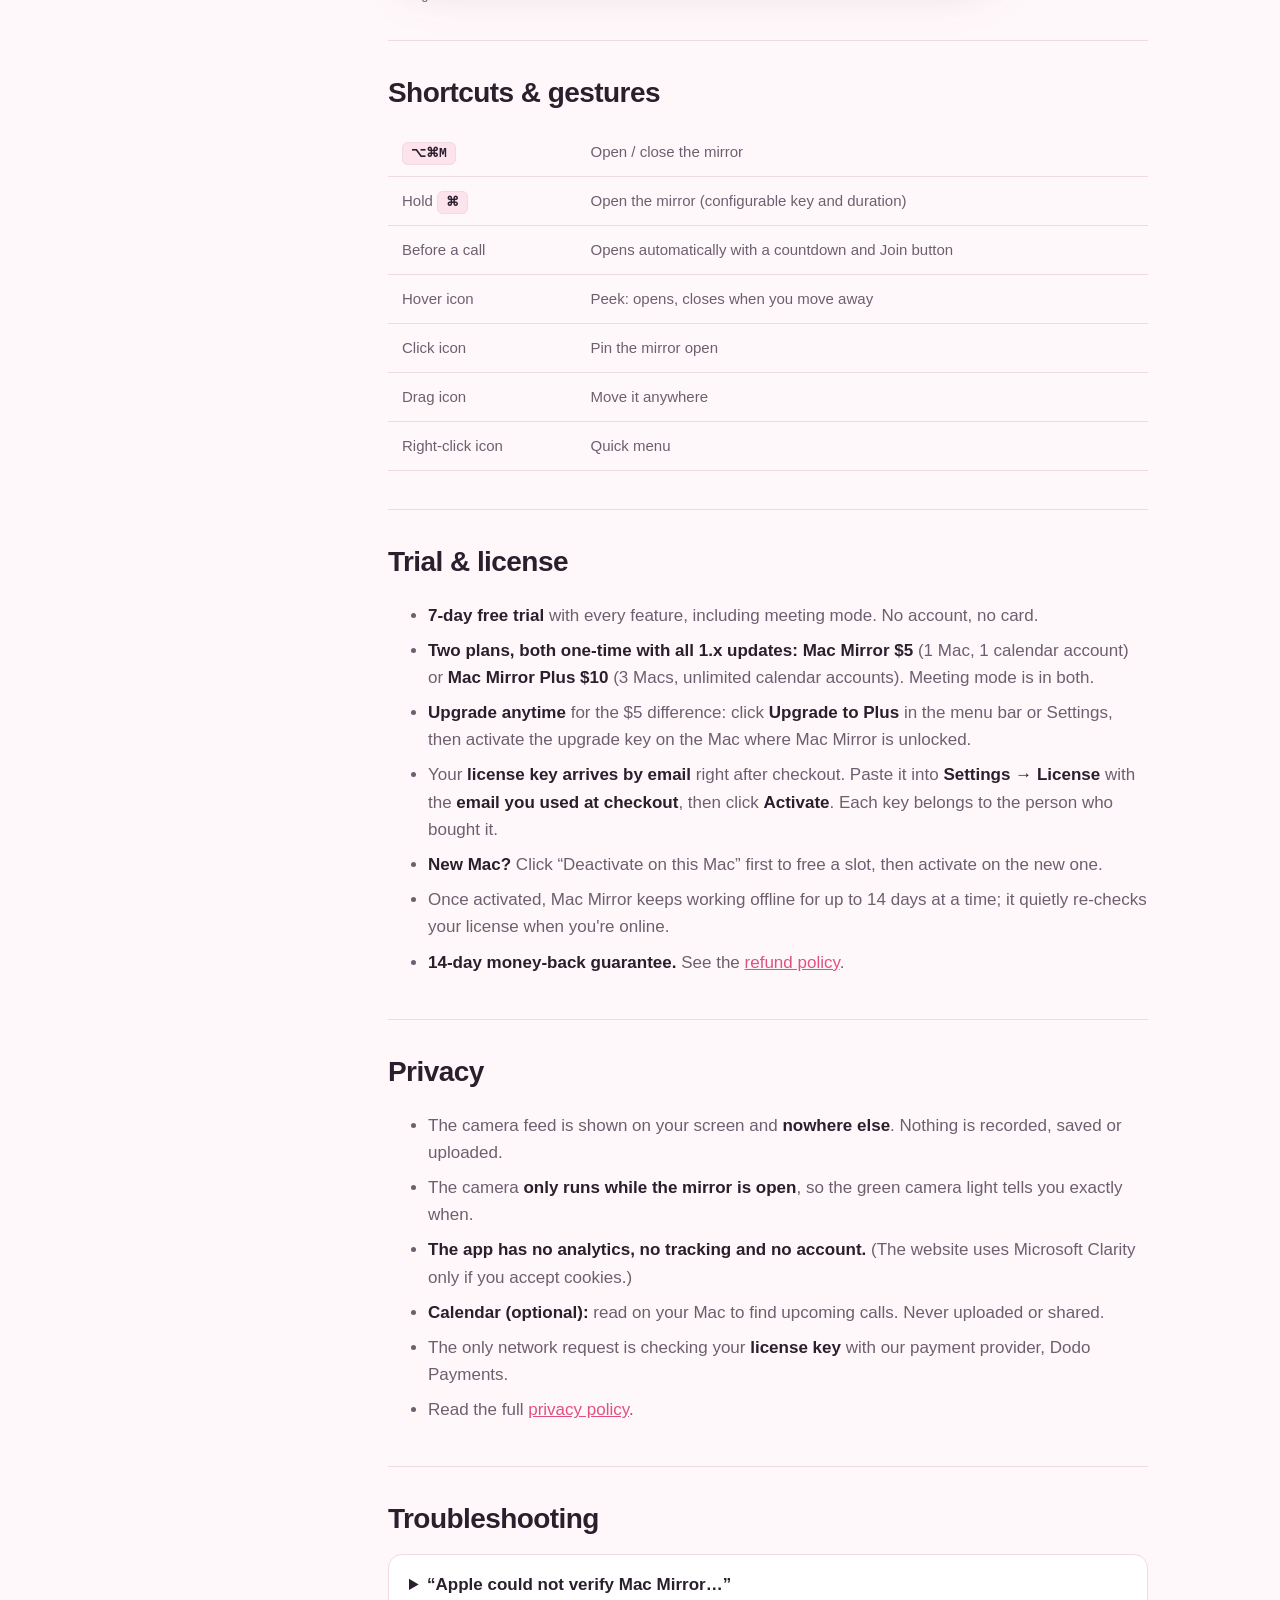
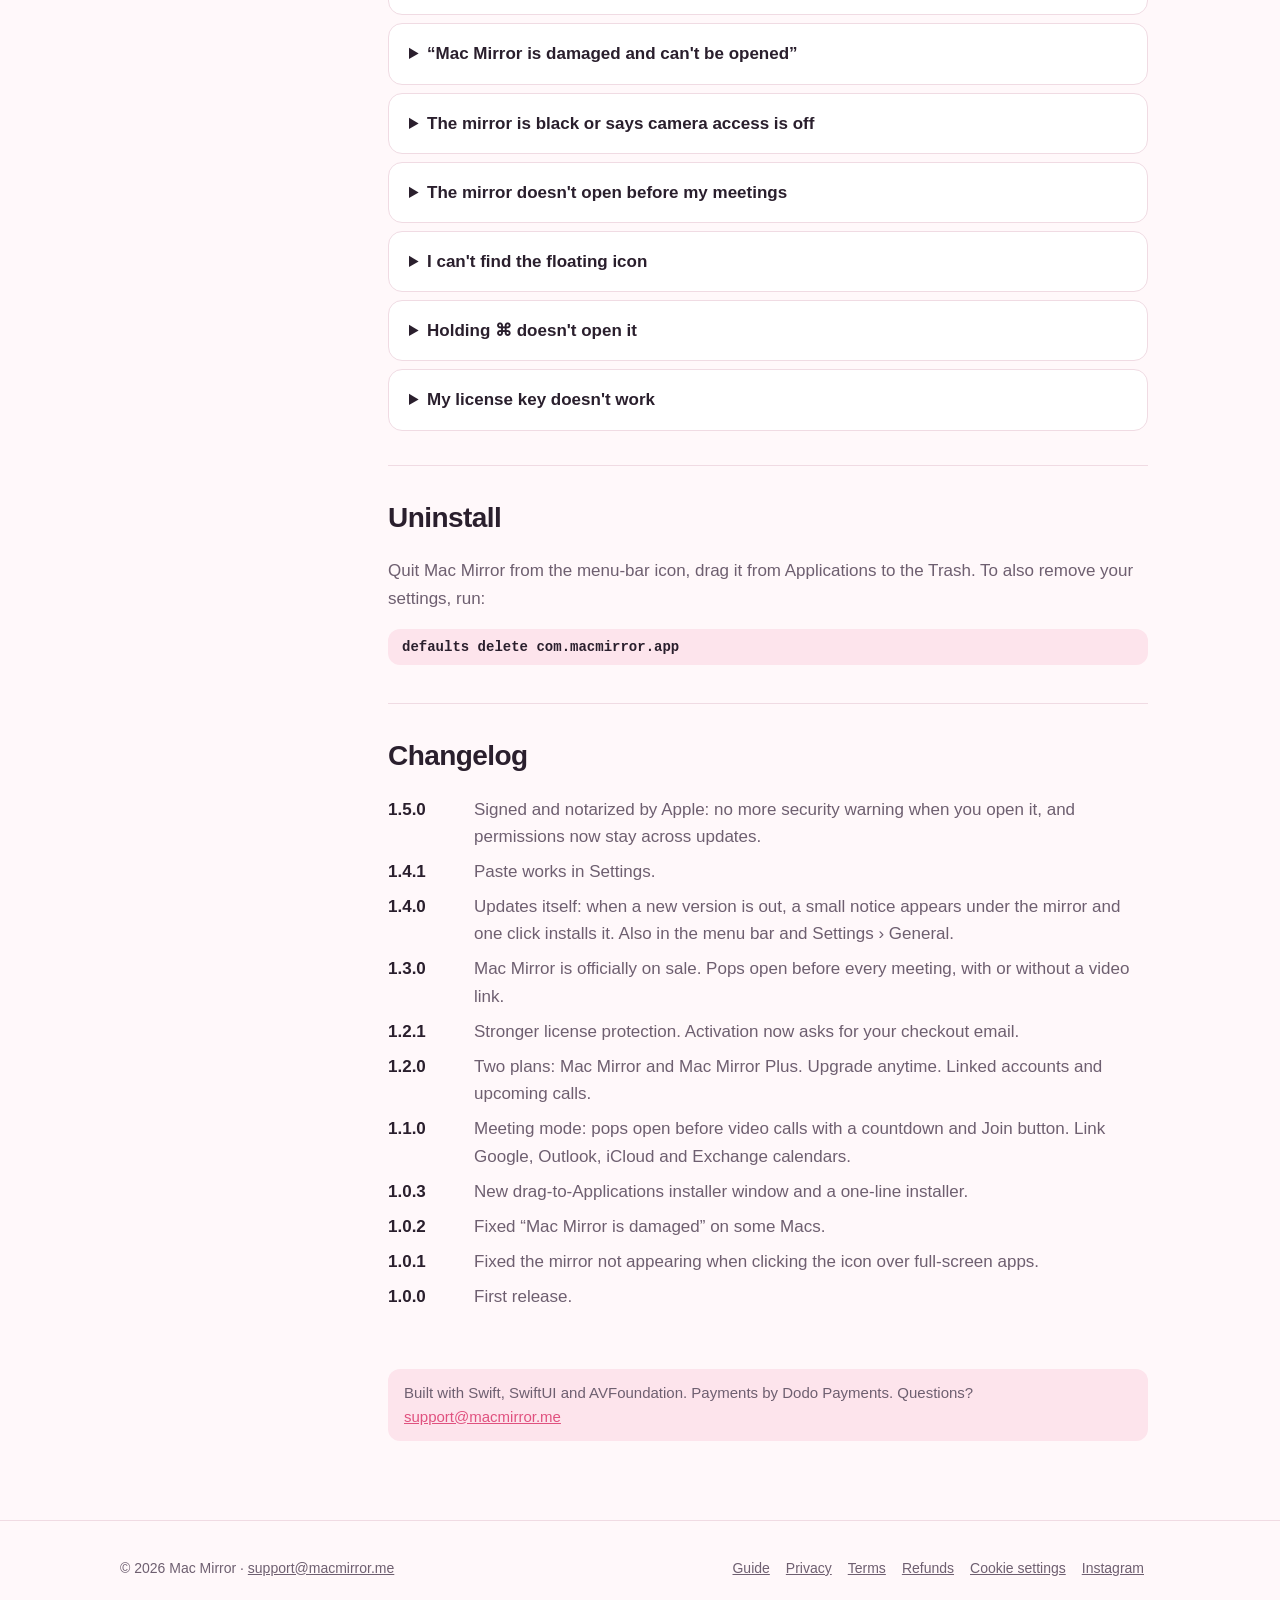
<file: guide.html>
<!doctype html>
<html lang="en">
<head>
  <meta charset="utf-8">
  <meta name="viewport" content="width=device-width, initial-scale=1">
  <title>Mac Mirror Guide</title>
  <meta name="description" content="Everything about Mac Mirror: requirements, installing, opening the mirror, every setting, shortcuts, privacy, licensing and troubleshooting.">
  <link rel="icon" href="assets/favicon.png">
  <link rel="stylesheet" href="style.css">
</head>
<body>
  <nav>
    <div class="wrap">
      <a class="brand" href="/"><img src="assets/app-icon.png" alt="">Mac Mirror</a>
      <div class="links">
        <a href="/#how">How it works</a>
        <a href="guide.html" aria-current="page">Guide</a>
        <a href="https://www.instagram.com/macmirror.me/" target="_blank" rel="noopener">Instagram</a>
        <a class="btn small" href="/#pricing">Pricing</a>
      </div>
    </div>
  </nav>

  <header class="guide-hero wrap">
    <img src="assets/app-icon.png" alt="" width="96" height="96">
    <h1>Mac Mirror Guide</h1>
    <p class="lead">A tiny mirror that floats on your Mac. Here's everything it does and how to get the most out of it.</p>
    <div class="badges">
      <span class="badge">v1.5.0</span>
      <span class="badge">macOS 14+</span>
      <span class="badge">Apple Silicon &amp; Intel</span>
      <span class="badge">3 MB</span>
      <span class="badge">No account</span>
      <span class="badge">Video stays on your Mac</span>
    </div>
  </header>

  <div class="wrap guide">
    <aside class="toc" aria-label="Contents">
      <strong>On this page</strong>
      <a href="#highlights">Highlights</a>
      <a href="#requirements">Requirements</a>
      <a href="#install">Installation</a>
      <a href="#quick-start">Quick start</a>
      <a href="#open">Opening the mirror</a>
      <a href="#meetings">Meetings &amp; calendars</a>
      <a href="#icon">The floating icon</a>
      <a href="#mirror">The mirror</a>
      <a href="#settings">Settings, tab by tab</a>
      <a href="#shortcuts">Shortcuts &amp; gestures</a>
      <a href="#license">Trial &amp; license</a>
      <a href="#privacy">Privacy</a>
      <a href="#troubleshooting">Troubleshooting</a>
      <a href="#uninstall">Uninstall</a>
      <a href="#changelog">Changelog</a>
    </aside>

    <article class="doc">
      <section id="highlights">
        <h2>Highlights</h2>
        <ul class="ticks">
          <li><strong>Always one hover away.</strong> A small mirror icon floats on top of every app, on every desktop and over full-screen apps.</li>
          <li><strong>Four ways to open it:</strong> hover, click, long-press <kbd>⌘</kbd>, or press <kbd>⌥⌘M</kbd>.</li>
          <li><strong>Pops open before every call:</strong> link your calendar and get a “😊 Smile!” mirror with a countdown and a Join button, 2 minutes before Zoom, Meet or Teams.</li>
          <li><strong>Built-in ring light</strong> that softly lights your face, from cool white to warm.</li>
          <li><strong>Make it yours:</strong> 5 icon styles, any frame color, any size, three mirror shapes and up to 2.5× zoom.</li>
          <li><strong>Any camera:</strong> built-in FaceTime camera, USB webcams, or your iPhone via Continuity Camera.</li>
          <li><strong>Private by design:</strong> the camera only runs while the mirror is open, and video never leaves your Mac.</li>
          <li><strong>Light:</strong> a 3 MB native Swift app that uses no CPU while it's idle.</li>
        </ul>
      </section>

      <section id="requirements">
        <h2>Requirements</h2>
        <ul>
          <li><strong>macOS 14 Sonoma or newer.</strong> Works on Sonoma, Sequoia and Tahoe.</li>
          <li><strong>Any Mac:</strong> Apple Silicon (M1–M5) or Intel.</li>
          <li><strong>A camera:</strong> built-in, external, or an iPhone with Continuity Camera.</li>
          <li><strong>Permissions:</strong> Camera. Calendar is optional and only needed for meeting mode. No Accessibility, Screen Recording or Input Monitoring needed.</li>
        </ul>
      </section>

      <section id="install">
        <h2>Installation</h2>
        <h3>Option 1: one command (recommended)</h3>
        <p>Open <strong>Terminal</strong> (<kbd>⌘</kbd> Space → “Terminal”), paste this and press Return:</p>
        <div class="cmd"><code>curl -fsSL https://macmirror.me/install.sh | bash</code></div>
        <p>It downloads the latest version into Applications and opens it. No security pop-ups. <a href="install.sh" target="_blank">Read the script</a>.</p>
        <h3>Option 2: DMG</h3>
        <ol>
          <li><a data-link="download" href="install.html">Download MacMirror.dmg</a> and open it.</li>
          <li>Drag <strong>Mac Mirror</strong> onto the <strong>Applications</strong> folder.</li>
          <li>Open it from Applications. On first launch, macOS says it “could not verify” the app, because Mac Mirror is sold directly rather than through the App Store. Click <strong>Done</strong>, then go to <strong>System Settings → Privacy &amp; Security</strong> and click <strong>Open Anyway</strong>.</li>
        </ol>
      </section>

      <section id="quick-start">
        <h2>Quick start</h2>
        <ol class="steps">
          <li>Click <strong>Allow</strong> when Mac Mirror asks for the camera.</li>
          <li>Find the <strong>floating mirror icon</strong> on the right edge of your screen. Drag it anywhere you like.</li>
          <li><strong>Hover</strong> over it. Your mirror pops open. Move away and it closes.</li>
          <li>Open <strong>Settings</strong> from the menu-bar icon (or right-click the floating icon) to choose your style.</li>
        </ol>
      </section>

      <section id="open">
        <h2>Opening the mirror</h2>
        <table>
          <thead><tr><th>Action</th><th>What happens</th></tr></thead>
          <tbody>
            <tr><td><strong>Hover</strong> over the icon</td><td>Opens after a short delay (adjustable 0.1–1.5 s). Closes when your pointer leaves the icon and the mirror.</td></tr>
            <tr><td><strong>Click</strong> the icon</td><td>Opens and <em>pins</em> the mirror. Clicking anywhere else, clicking the icon again or pressing <kbd>⌥⌘M</kbd> closes it.</td></tr>
            <tr><td><strong>Long-press <kbd>⌘</kbd></strong></td><td>Hold Command on its own (0.3–1.5 s, adjustable). Pressing any other key or clicking cancels it, so <kbd>⌘C</kbd>, <kbd>⌘Tab</kbd> and friends work as normal. You can switch the key to <kbd>⌥</kbd> or <kbd>⌃</kbd>, turn it off, or make the mirror close when you let go.</td></tr>
            <tr><td><strong><kbd>⌥⌘M</kbd></strong></td><td>Toggles the mirror from any app, even with the floating icon hidden.</td></tr>
          </tbody>
        </table>
        <p class="note">Tip: the camera starts warming up while you hover, so the mirror is ready the moment it appears.</p>
      </section>

      <section id="meetings">
        <h2>Meetings &amp; calendars</h2>
        <p>Mac Mirror can open itself shortly before your video calls, so you always join looking your best. Meeting mode is in every plan: Mac Mirror watches <strong>1 calendar account</strong>, Plus watches <strong>all of them</strong>. With several accounts on the basic plan, pick the one to use with <strong>Use this one</strong>.</p>
        <ol class="steps">
          <li>Open <strong>Settings → Meetings</strong> and make sure <strong>Pop open before video calls</strong> is on.</li>
          <li>Click <strong>Allow calendar access</strong>.</li>
          <li>Under <strong>Link your calendars</strong>, click <strong>Link Google</strong>, <strong>Link Outlook / Microsoft 365</strong>, <strong>Link iCloud</strong> or <strong>Link Exchange</strong>. macOS opens Internet Accounts; sign in there once and turn on <strong>Calendars</strong>. Already see your calendar in Apple's Calendar app? You're done.</li>
          <li>Pick which calendars to watch and how early to open (1–10 minutes). Click <strong>Preview it</strong> to see it.</li>
        </ol>
        <p>Before each call the mirror pops open with a friendly nudge (“😊 Smile!”, “✨ Looking good”, “😁 Quick teeth check”…), the meeting name, a live countdown and a <strong>Join</strong> button that opens the call.</p>
        <table>
          <thead><tr><th>Supported</th><th></th></tr></thead>
          <tbody>
            <tr><td><strong>Calendars</strong></td><td>Google, Outlook / Microsoft 365, iCloud, Exchange, and any calendar in Apple's Calendar app</td></tr>
            <tr><td><strong>Video calls</strong></td><td>Zoom, Google Meet, Microsoft Teams, Webex, FaceTime, Slack huddles, Whereby, Around</td></tr>
          </tbody>
        </table>
        <p class="note">Skips all-day events, cancelled events and invites you declined. By default it only opens for events with a video-call link; turn that off to be nudged before every event. Your calendar is read on your Mac and never uploaded.</p>
        <figure class="shot"><picture><source media="(prefers-color-scheme: dark)" srcset="assets/screens/settings-meetings-dark.png"><img src="assets/screens/settings-meetings.png" alt="Mac Mirror Meetings settings" loading="lazy"></picture><figcaption>Settings → Meetings</figcaption></figure>
      </section>

      <section id="icon">
        <h2>The floating icon</h2>
        <ul>
          <li><strong>Move it:</strong> drag it anywhere. It remembers its spot and stays on screen.</li>
          <li><strong>Right-click it</strong> for Open Mirror, Hide Floating Icon, Settings and Quit.</li>
          <li><strong>Styles:</strong> Vanity (rose hand mirror), Classic (silver), Barber (gunmetal), Midnight (navy &amp; gold) and Lens (camera lens), plus any custom frame color.</li>
          <li><strong>Size &amp; opacity:</strong> 36–110 pt, and how see-through it is when you're not using it.</li>
          <li><strong>Hide it</strong> if you only use shortcuts. Mac Mirror stays in the menu bar.</li>
        </ul>
        <figure class="shot"><picture><source media="(prefers-color-scheme: dark)" srcset="assets/screens/settings-appearance-dark.png"><img src="assets/screens/settings-appearance.png" alt="Mac Mirror Icon settings: five icon styles, size, idle opacity and custom frame color" loading="lazy"></picture><figcaption>Settings → Icon</figcaption></figure>
      </section>

      <section id="mirror">
        <h2>The mirror</h2>
        <ul>
          <li><strong>Shapes:</strong> Circle, Landscape or Portrait.</li>
          <li><strong>Size:</strong> 180–520 pt. <strong>Zoom:</strong> 1×–2.5× for a closer look.</li>
          <li><strong>Ring light:</strong> a glowing ring that lights your face. Adjust warmth (cool → warm) and thickness.</li>
          <li><strong>Mirror image:</strong> flipped like a real mirror by default. Turn it off to see what others see on a call.</li>
          <li><strong>Camera:</strong> pick the built-in camera, an external webcam or your iPhone.</li>
          <li><strong>Close button</strong> appears when you hover over the mirror.</li>
        </ul>
        <figure class="shot"><picture><source media="(prefers-color-scheme: dark)" srcset="assets/screens/settings-mirror-dark.png"><img src="assets/screens/settings-mirror.png" alt="Mac Mirror Mirror settings: shape, size, zoom, ring light, camera and mirroring" loading="lazy"></picture><figcaption>Settings → Mirror</figcaption></figure>
      </section>

      <section id="settings">
        <h2>Settings, tab by tab</h2>
        <h3>General</h3>
        <p>Choose how the mirror opens (hover, click, long-press key, delays), show or hide the floating icon and the menu-bar icon, launch at login, and check camera access.</p>
        <figure class="shot"><picture><source media="(prefers-color-scheme: dark)" srcset="assets/screens/settings-general-dark.png"><img src="assets/screens/settings-general.png" alt="Mac Mirror General settings" loading="lazy"></picture><figcaption>Settings → General</figcaption></figure>
        <h3>Icon</h3>
        <p>Pick a style, size, idle opacity and frame color. <a href="#icon">More above</a>.</p>
        <h3>Mirror</h3>
        <p>Shape, size, zoom, ring light, camera and mirroring. <a href="#mirror">More above</a>.</p>
        <h3>Meetings</h3>
        <p>Pop open before calls, link calendars, choose calendars and timing. <a href="#meetings">More above</a>.</p>
        <h3>License</h3>
        <p>See your trial status, buy, activate or deactivate your license.</p>
        <figure class="shot"><picture><source media="(prefers-color-scheme: dark)" srcset="assets/screens/settings-license-dark.png"><img src="assets/screens/settings-license.png" alt="Mac Mirror License settings" loading="lazy"></picture><figcaption>Settings → License</figcaption></figure>
      </section>

      <section id="shortcuts">
        <h2>Shortcuts &amp; gestures</h2>
        <table>
          <tbody>
            <tr><td><kbd>⌥⌘M</kbd></td><td>Open / close the mirror</td></tr>
            <tr><td>Hold <kbd>⌘</kbd></td><td>Open the mirror (configurable key and duration)</td></tr>
            <tr><td>Before a call</td><td>Opens automatically with a countdown and Join button</td></tr>
            <tr><td>Hover icon</td><td>Peek: opens, closes when you move away</td></tr>
            <tr><td>Click icon</td><td>Pin the mirror open</td></tr>
            <tr><td>Drag icon</td><td>Move it anywhere</td></tr>
            <tr><td>Right-click icon</td><td>Quick menu</td></tr>
          </tbody>
        </table>
      </section>

      <section id="license">
        <h2>Trial &amp; license</h2>
        <ul>
          <li><strong>7-day free trial</strong> with every feature, including meeting mode. No account, no card.</li>
          <li><strong>Two plans, both one-time with all 1.x updates:</strong> <strong>Mac Mirror $5</strong> (1 Mac, 1 calendar account) or <strong>Mac Mirror Plus $10</strong> (3 Macs, unlimited calendar accounts). Meeting mode is in both.</li>
          <li><strong>Upgrade anytime</strong> for the $5 difference: click <strong>Upgrade to Plus</strong> in the menu bar or Settings, then activate the upgrade key on the Mac where Mac Mirror is unlocked.</li>
          <li>Your <strong>license key arrives by email</strong> right after checkout. Paste it into <strong>Settings → License</strong> with the <strong>email you used at checkout</strong>, then click <strong>Activate</strong>. Each key belongs to the person who bought it.</li>
          <li><strong>New Mac?</strong> Click “Deactivate on this Mac” first to free a slot, then activate on the new one.</li>
          <li>Once activated, Mac Mirror keeps working offline for up to 14 days at a time; it quietly re-checks your license when you're online.</li>
          <li><strong>14-day money-back guarantee.</strong> See the <a href="refund.html">refund policy</a>.</li>
        </ul>
      </section>

      <section id="privacy">
        <h2>Privacy</h2>
        <ul>
          <li>The camera feed is shown on your screen and <strong>nowhere else</strong>. Nothing is recorded, saved or uploaded.</li>
          <li>The camera <strong>only runs while the mirror is open</strong>, so the green camera light tells you exactly when.</li>
          <li><strong>The app has no analytics, no tracking and no account.</strong> (The website uses Microsoft Clarity only if you accept cookies.)</li>
          <li><strong>Calendar (optional):</strong> read on your Mac to find upcoming calls. Never uploaded or shared.</li>
          <li>The only network request is checking your <strong>license key</strong> with our payment provider, Dodo Payments.</li>
          <li>Read the full <a href="privacy.html">privacy policy</a>.</li>
        </ul>
      </section>

      <section id="troubleshooting">
        <h2>Troubleshooting</h2>
        <details><summary>“Apple could not verify Mac Mirror…”</summary><p>Click <strong>Done</strong>, then <strong>System Settings → Privacy &amp; Security → Open Anyway</strong>. Or install with the <a href="#install">one-line command</a>, which skips this entirely.</p></details>
        <details><summary>“Mac Mirror is damaged and can't be opened”</summary><p>You have an old download. Move it to the Trash and install the latest version from <a href="install.html">the install page</a>.</p></details>
        <details><summary>The mirror is black or says camera access is off</summary><p>Open <strong>System Settings → Privacy &amp; Security → Camera</strong> and switch on Mac Mirror. If you picked a specific camera in Settings → Mirror, make sure it's connected.</p></details>
        <details><summary>The mirror doesn't open before my meetings</summary><p>Check <strong>Settings → Meetings</strong>: the toggle is on, calendar access says <strong>Allowed</strong>, and your calendar is ticked under “Calendars to watch”. Make sure the event has a Zoom/Meet/Teams link (or turn off “Only events with a video-call link”). If your calendar isn't listed, link the account with the <strong>Link</strong> buttons.</p></details>
        <details><summary>I can't find the floating icon</summary><p>Click the Mac Mirror icon in the menu bar → <strong>Show Floating Icon</strong>. If you hid both, open Mac Mirror again from Applications to bring up Settings.</p></details>
        <details><summary>Holding ⌘ doesn't open it</summary><p>Check Settings → General → <strong>Long-press a key</strong> isn't set to Off. Hold the key on its own without pressing anything else, for at least the “Hold for” time.</p></details>
        <details><summary>My license key doesn't work</summary><p>Copy it exactly from the email (no spaces) and enter the same email you used at checkout. If it says it's already active on its maximum number of Macs (1 for Mac Mirror, 3 for Plus), deactivate it on the other Mac first. Still stuck? Email <a href="mailto:support@macmirror.me">support@macmirror.me</a>.</p></details>
      </section>

      <section id="uninstall">
        <h2>Uninstall</h2>
        <p>Quit Mac Mirror from the menu-bar icon, drag it from Applications to the Trash. To also remove your settings, run:</p>
        <div class="cmd"><code>defaults delete com.macmirror.app</code></div>
      </section>

      <section id="changelog">
        <h2>Changelog</h2>
        <dl class="changelog">
          <dt>1.5.0</dt><dd>Signed and notarized by Apple: no more security warning when you open it, and permissions now stay across updates.</dd>
          <dt>1.4.1</dt><dd>Paste works in Settings.</dd>
          <dt>1.4.0</dt><dd>Updates itself: when a new version is out, a small notice appears under the mirror and one click installs it. Also in the menu bar and Settings › General.</dd>
          <dt>1.3.0</dt><dd>Mac Mirror is officially on sale. Pops open before every meeting, with or without a video link.</dd>
          <dt>1.2.1</dt><dd>Stronger license protection. Activation now asks for your checkout email.</dd>
          <dt>1.2.0</dt><dd>Two plans: Mac Mirror and Mac Mirror Plus. Upgrade anytime. Linked accounts and upcoming calls.</dd>
          <dt>1.1.0</dt><dd>Meeting mode: pops open before video calls with a countdown and Join button. Link Google, Outlook, iCloud and Exchange calendars.</dd>
          <dt>1.0.3</dt><dd>New drag-to-Applications installer window and a one-line installer.</dd>
          <dt>1.0.2</dt><dd>Fixed “Mac Mirror is damaged” on some Macs.</dd>
          <dt>1.0.1</dt><dd>Fixed the mirror not appearing when clicking the icon over full-screen apps.</dd>
          <dt>1.0.0</dt><dd>First release.</dd>
        </dl>
      </section>

      <p class="note">Built with Swift, SwiftUI and AVFoundation. Payments by Dodo Payments. Questions? <a href="mailto:support@macmirror.me">support@macmirror.me</a></p>
    </article>
  </div>

  <footer>
    <div class="wrap">
      <div>© <span id="year">2026</span> Mac Mirror · <a href="mailto:support@macmirror.me">support@macmirror.me</a></div>
      <div><a href="guide.html">Guide</a><a href="privacy.html">Privacy</a><a href="terms.html">Terms</a><a href="refund.html">Refunds</a><a href="#" data-cookie-settings>Cookie settings</a><a href="https://www.instagram.com/macmirror.me/" target="_blank" rel="noopener">Instagram</a></div>
    </div>
  </footer>
  <script src="links.js"></script>
  <script src="consent.js" defer></script>
</body>
</html>
</file>
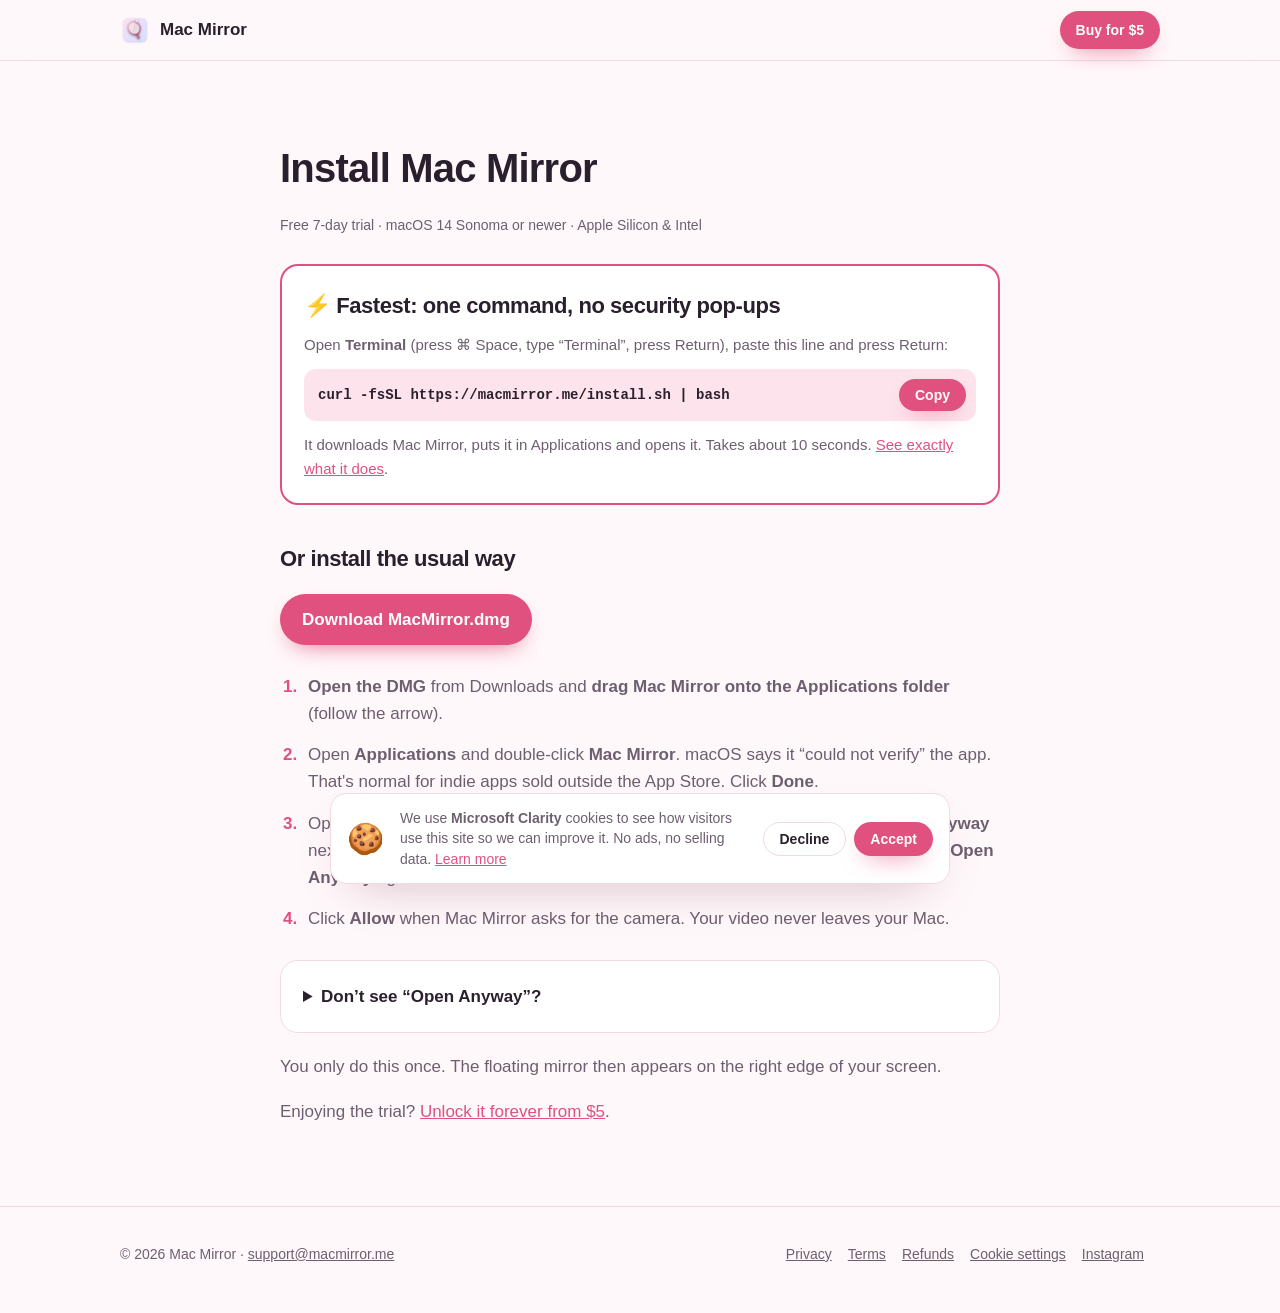
<file: install.html>
<!doctype html>
<html lang="en">
<head>
  <meta charset="utf-8">
  <meta name="viewport" content="width=device-width, initial-scale=1">
  <title>Install Mac Mirror · Mac Mirror</title>
  <link rel="icon" href="assets/favicon.png">
  <link rel="stylesheet" href="style.css">
</head>
<body>
  <nav><div class="wrap"><a class="brand" href="/"><img src="assets/app-icon.png" alt="">Mac Mirror</a><div class="links"><a class="btn small" href="/#pricing">Buy for $5</a></div></div></nav>
  <main class="wrap legal">
    <h1>Install Mac Mirror</h1>
    <p class="updated">Free 7-day trial · macOS 14 Sonoma or newer · Apple Silicon &amp; Intel</p>

    <div class="card quick">
      <h2 style="margin-top:0">⚡ Fastest: one command, no security pop-ups</h2>
      <p>Open <strong>Terminal</strong> (press ⌘ Space, type “Terminal”, press Return), paste this line and press Return:</p>
      <div class="cmd"><code id="cmd">curl -fsSL https://macmirror.me/install.sh | bash</code><button class="btn small" id="copy" type="button">Copy</button></div>
      <p class="fine">It downloads Mac Mirror, puts it in Applications and opens it. Takes about 10 seconds. <a href="install.sh" target="_blank">See exactly what it does</a>.</p>
    </div>

    <h2>Or install the usual way</h2>
    <p><a class="btn" id="dl" href="#">Download MacMirror.dmg</a></p>
    <ol class="steps">
      <li><strong>Open the DMG</strong> from Downloads and <strong>drag Mac Mirror onto the Applications folder</strong> (follow the arrow).</li>
      <li>Open <strong>Applications</strong> and double-click <strong>Mac Mirror</strong>. macOS says it “could not verify” the app. That's normal for indie apps sold outside the App Store. Click <strong>Done</strong>.</li>
      <li>Open <strong>System Settings → Privacy &amp; Security</strong>, scroll to <strong>Security</strong> and click <strong>Open Anyway</strong> next to “Mac Mirror was blocked”. Confirm with Touch ID or your password, then click <strong>Open Anyway</strong> again.</li>
      <li>Click <strong>Allow</strong> when Mac Mirror asks for the camera. Your video never leaves your Mac.</li>
    </ol>
    <details class="card" style="margin:0 0 20px">
      <summary><strong>Don’t see “Open Anyway”?</strong></summary>
      <p>The button only shows for about an hour after you try to open the app, so double-click Mac Mirror again first. Or skip it entirely: paste this into Terminal and press Return.</p>
      <pre style="white-space:pre-wrap;background:var(--accent-soft);padding:12px 14px;border-radius:10px;font-size:14px"><code>xattr -dr com.apple.quarantine "/Applications/Mac Mirror.app"</code></pre>
    </details>
    <p>You only do this once. The floating mirror then appears on the right edge of your screen.</p>
    <p>Enjoying the trial? <a href="/#pricing">Unlock it forever from $5</a>.</p>
  </main>
  <script src="links.js"></script>
  <script>
    document.getElementById("dl").href = LINKS.download;
    document.getElementById("copy").addEventListener("click", async (e) => {
      try { await navigator.clipboard.writeText(document.getElementById("cmd").textContent); e.target.textContent = "Copied ✓"; }
      catch { e.target.textContent = "Select & copy"; }
      setTimeout(() => (e.target.textContent = "Copy"), 2000);
    });
  </script>
  <footer><div class="wrap"><div>© 2026 Mac Mirror · <a href="mailto:support@macmirror.me">support@macmirror.me</a></div><div><a href="privacy.html">Privacy</a><a href="terms.html">Terms</a><a href="refund.html">Refunds</a><a href="#" data-cookie-settings>Cookie settings</a><a href="https://www.instagram.com/macmirror.me/" target="_blank" rel="noopener">Instagram</a></div></div></footer>
  <script src="consent.js" defer></script>
</body>
</html>
</file>
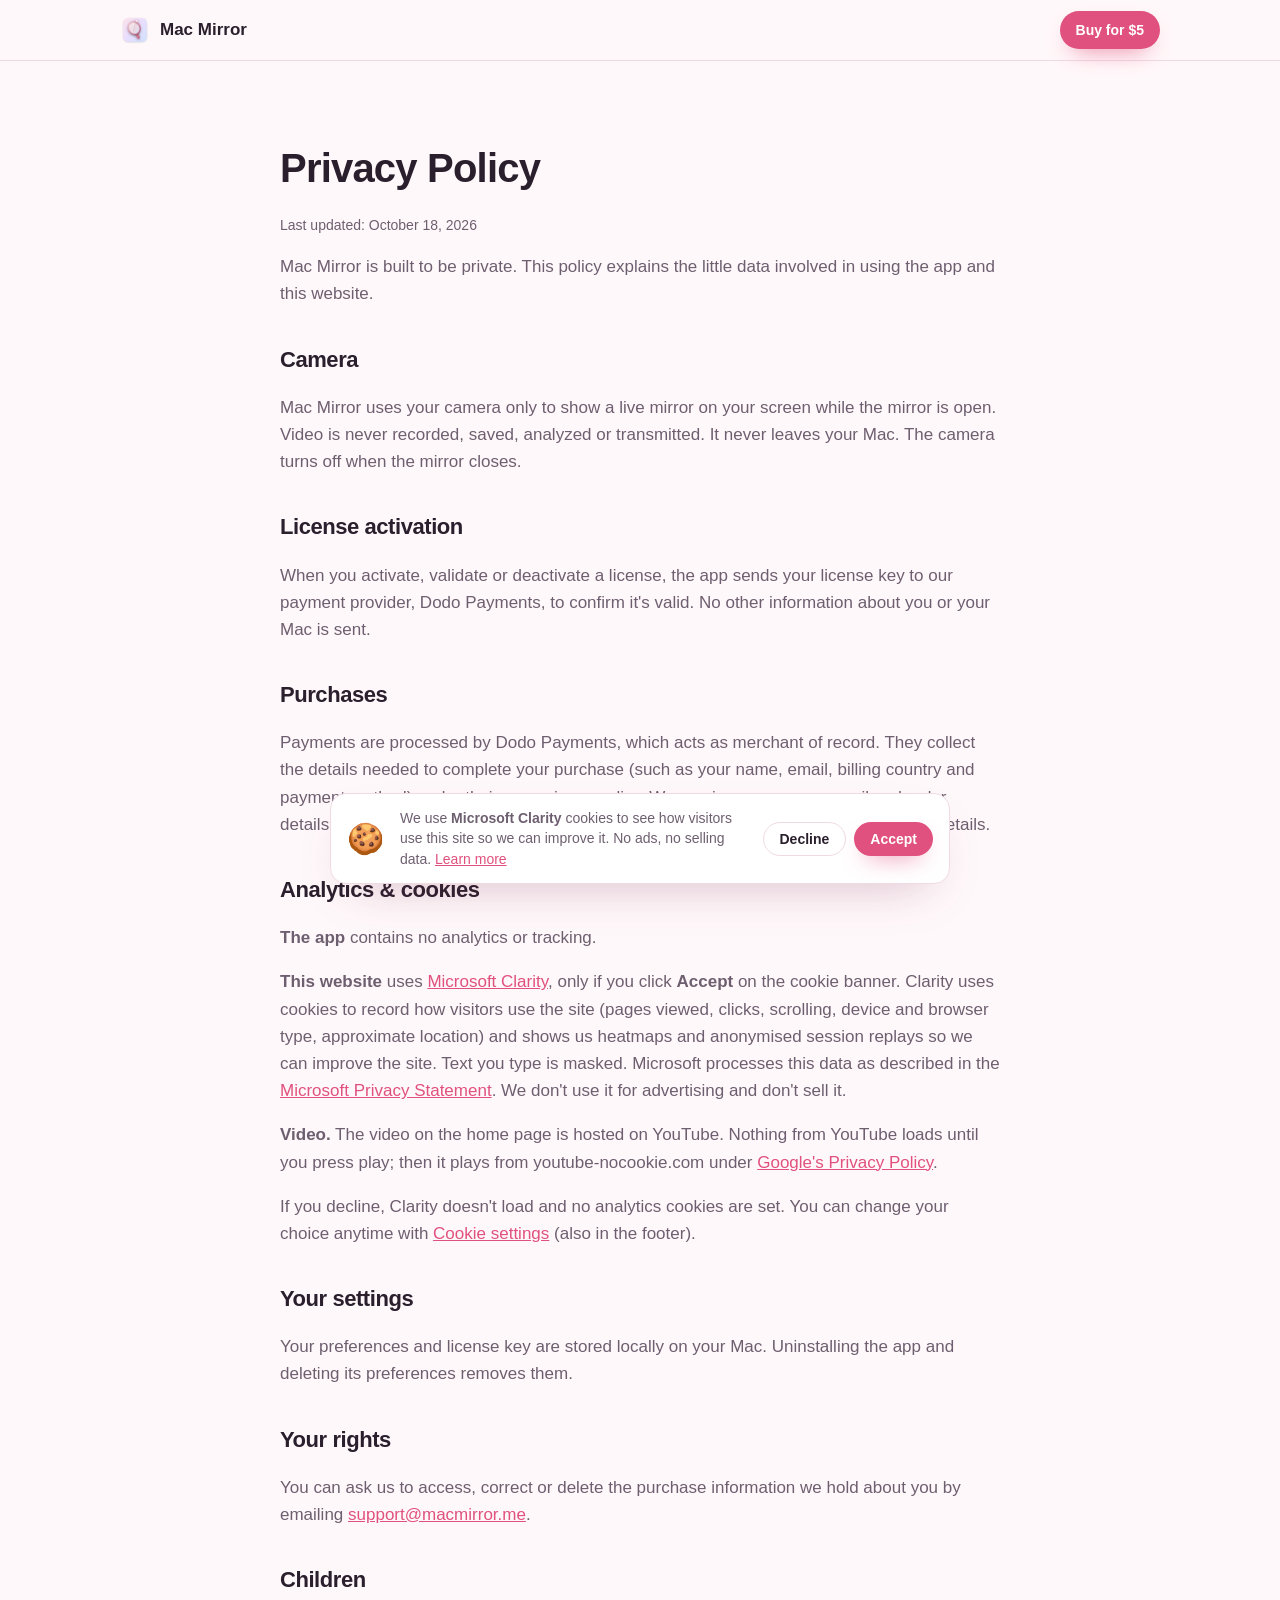
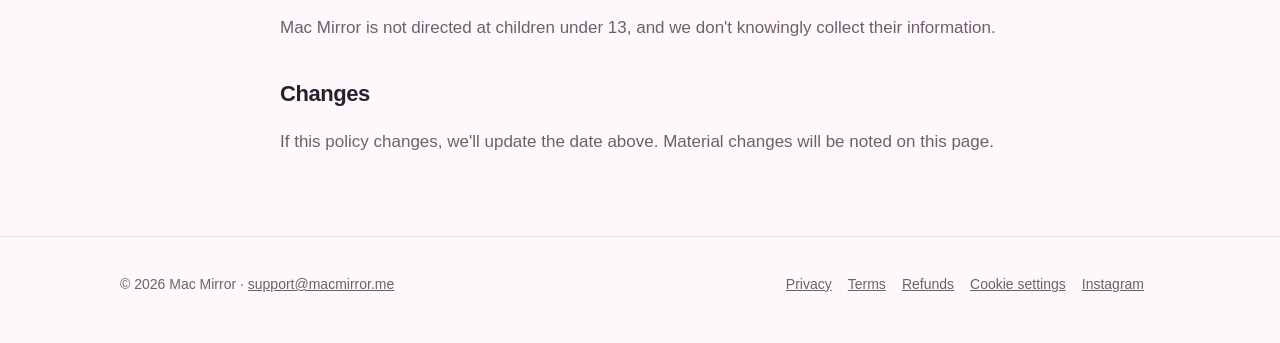
<file: privacy.html>
<!doctype html>
<html lang="en">
<head>
  <meta charset="utf-8">
  <meta name="viewport" content="width=device-width, initial-scale=1">
  <title>Privacy Policy · Mac Mirror</title>
  <link rel="icon" href="assets/favicon.png">
  <link rel="stylesheet" href="style.css">
</head>
<body>
  <nav><div class="wrap"><a class="brand" href="/"><img src="assets/app-icon.png" alt="">Mac Mirror</a><div class="links"><a class="btn small" href="/#pricing">Buy for $5</a></div></div></nav>
  <main class="wrap legal">
    <h1>Privacy Policy</h1>
    <p class="updated">Last updated: October 18, 2026</p>

    <p>Mac Mirror is built to be private. This policy explains the little data involved in using the app and this website.</p>
    <h2>Camera</h2>
    <p>Mac Mirror uses your camera only to show a live mirror on your screen while the mirror is open. Video is never recorded, saved, analyzed or transmitted. It never leaves your Mac. The camera turns off when the mirror closes.</p>
    <h2>License activation</h2>
    <p>When you activate, validate or deactivate a license, the app sends your license key to our payment provider, Dodo Payments, to confirm it's valid. No other information about you or your Mac is sent.</p>
    <h2>Purchases</h2>
    <p>Payments are processed by Dodo Payments, which acts as merchant of record. They collect the details needed to complete your purchase (such as your name, email, billing country and payment method) under their own privacy policy. We receive your name, email and order details so we can deliver your license and provide support. We never see your full card details.</p>
    <h2 id="analytics">Analytics &amp; cookies</h2>
    <p><strong>The app</strong> contains no analytics or tracking.</p>
    <p><strong>This website</strong> uses <a href="https://clarity.microsoft.com" target="_blank" rel="noopener">Microsoft Clarity</a>, only if you click <strong>Accept</strong> on the cookie banner. Clarity uses cookies to record how visitors use the site (pages viewed, clicks, scrolling, device and browser type, approximate location) and shows us heatmaps and anonymised session replays so we can improve the site. Text you type is masked. Microsoft processes this data as described in the <a href="https://privacy.microsoft.com/privacystatement" target="_blank" rel="noopener">Microsoft Privacy Statement</a>. We don't use it for advertising and don't sell it.</p>
    <p><strong>Video.</strong> The video on the home page is hosted on YouTube. Nothing from YouTube loads until you press play; then it plays from youtube-nocookie.com under <a href="https://policies.google.com/privacy" target="_blank" rel="noopener">Google's Privacy Policy</a>.</p>
    <p>If you decline, Clarity doesn't load and no analytics cookies are set. You can change your choice anytime with <a href="#" data-cookie-settings>Cookie settings</a> (also in the footer).</p>
    <h2>Your settings</h2>
    <p>Your preferences and license key are stored locally on your Mac. Uninstalling the app and deleting its preferences removes them.</p>
    <h2>Your rights</h2>
    <p>You can ask us to access, correct or delete the purchase information we hold about you by emailing <a href="mailto:support@macmirror.me">support@macmirror.me</a>.</p>
    <h2>Children</h2>
    <p>Mac Mirror is not directed at children under 13, and we don't knowingly collect their information.</p>
    <h2>Changes</h2>
    <p>If this policy changes, we'll update the date above. Material changes will be noted on this page.</p>
  </main>
  <footer><div class="wrap"><div>© 2026 Mac Mirror · <a href="mailto:support@macmirror.me">support@macmirror.me</a></div><div><a href="privacy.html">Privacy</a><a href="terms.html">Terms</a><a href="refund.html">Refunds</a><a href="#" data-cookie-settings>Cookie settings</a><a href="https://www.instagram.com/macmirror.me/" target="_blank" rel="noopener">Instagram</a></div></div></footer>
  <script src="consent.js" defer></script>
</body>
</html>
</file>
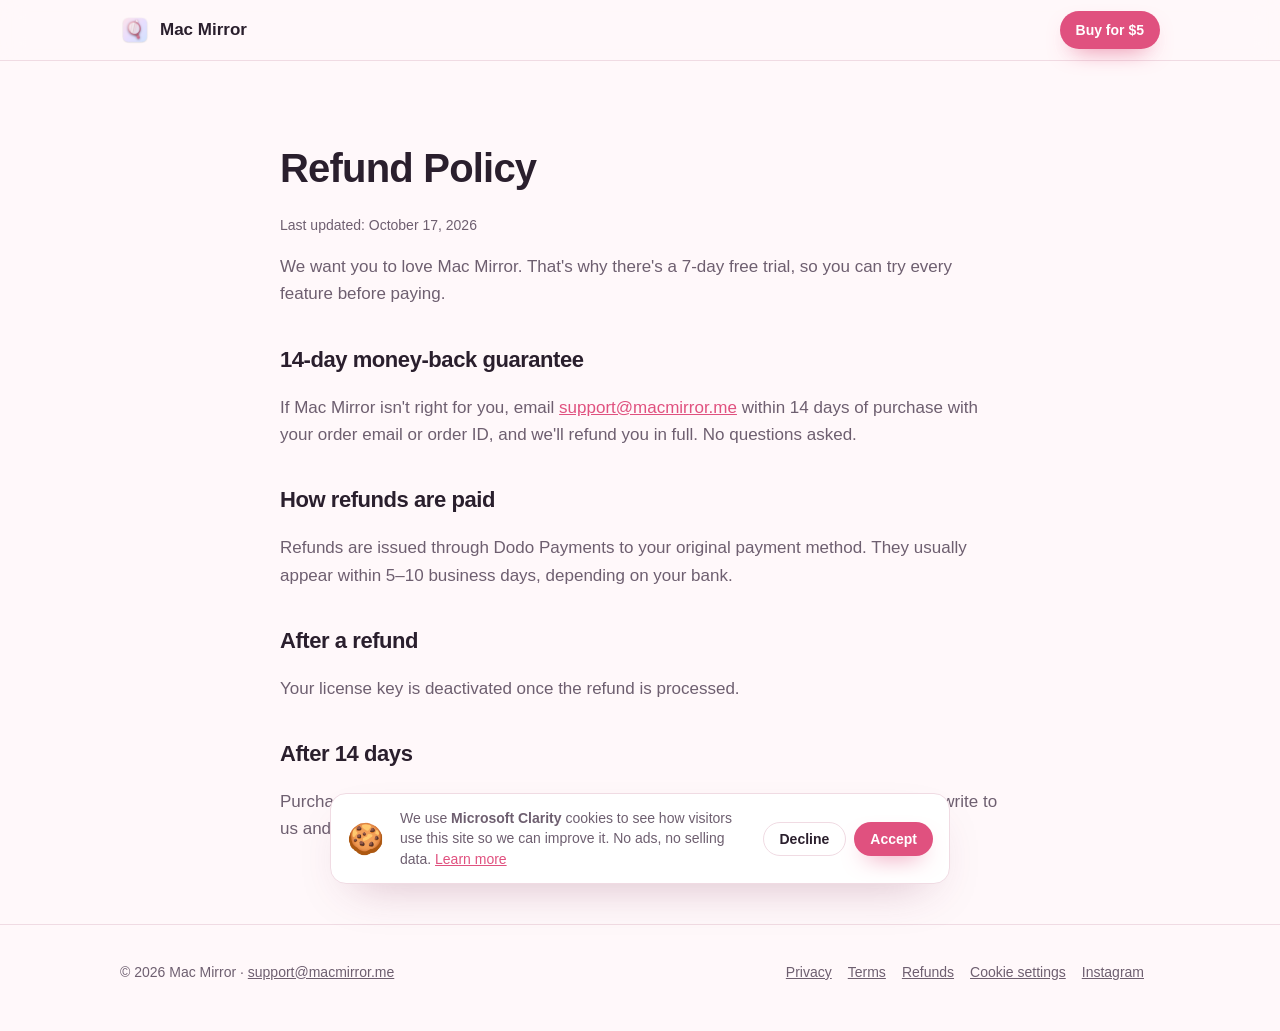
<file: refund.html>
<!doctype html>
<html lang="en">
<head>
  <meta charset="utf-8">
  <meta name="viewport" content="width=device-width, initial-scale=1">
  <title>Refund Policy · Mac Mirror</title>
  <link rel="icon" href="assets/favicon.png">
  <link rel="stylesheet" href="style.css">
</head>
<body>
  <nav><div class="wrap"><a class="brand" href="/"><img src="assets/app-icon.png" alt="">Mac Mirror</a><div class="links"><a class="btn small" href="/#pricing">Buy for $5</a></div></div></nav>
  <main class="wrap legal">
    <h1>Refund Policy</h1>
    <p class="updated">Last updated: October 17, 2026</p>

    <p>We want you to love Mac Mirror. That's why there's a 7-day free trial, so you can try every feature before paying.</p>
    <h2>14-day money-back guarantee</h2>
    <p>If Mac Mirror isn't right for you, email <a href="mailto:support@macmirror.me">support@macmirror.me</a> within 14 days of purchase with your order email or order ID, and we'll refund you in full. No questions asked.</p>
    <h2>How refunds are paid</h2>
    <p>Refunds are issued through Dodo Payments to your original payment method. They usually appear within 5–10 business days, depending on your bank.</p>
    <h2>After a refund</h2>
    <p>Your license key is deactivated once the refund is processed.</p>
    <h2>After 14 days</h2>
    <p>Purchases older than 14 days aren't normally refundable, but if something isn't working, write to us and we'll do our best to make it right.</p>
  </main>
  <footer><div class="wrap"><div>© 2026 Mac Mirror · <a href="mailto:support@macmirror.me">support@macmirror.me</a></div><div><a href="privacy.html">Privacy</a><a href="terms.html">Terms</a><a href="refund.html">Refunds</a><a href="#" data-cookie-settings>Cookie settings</a><a href="https://www.instagram.com/macmirror.me/" target="_blank" rel="noopener">Instagram</a></div></div></footer>
  <script src="consent.js" defer></script>
</body>
</html>
</file>
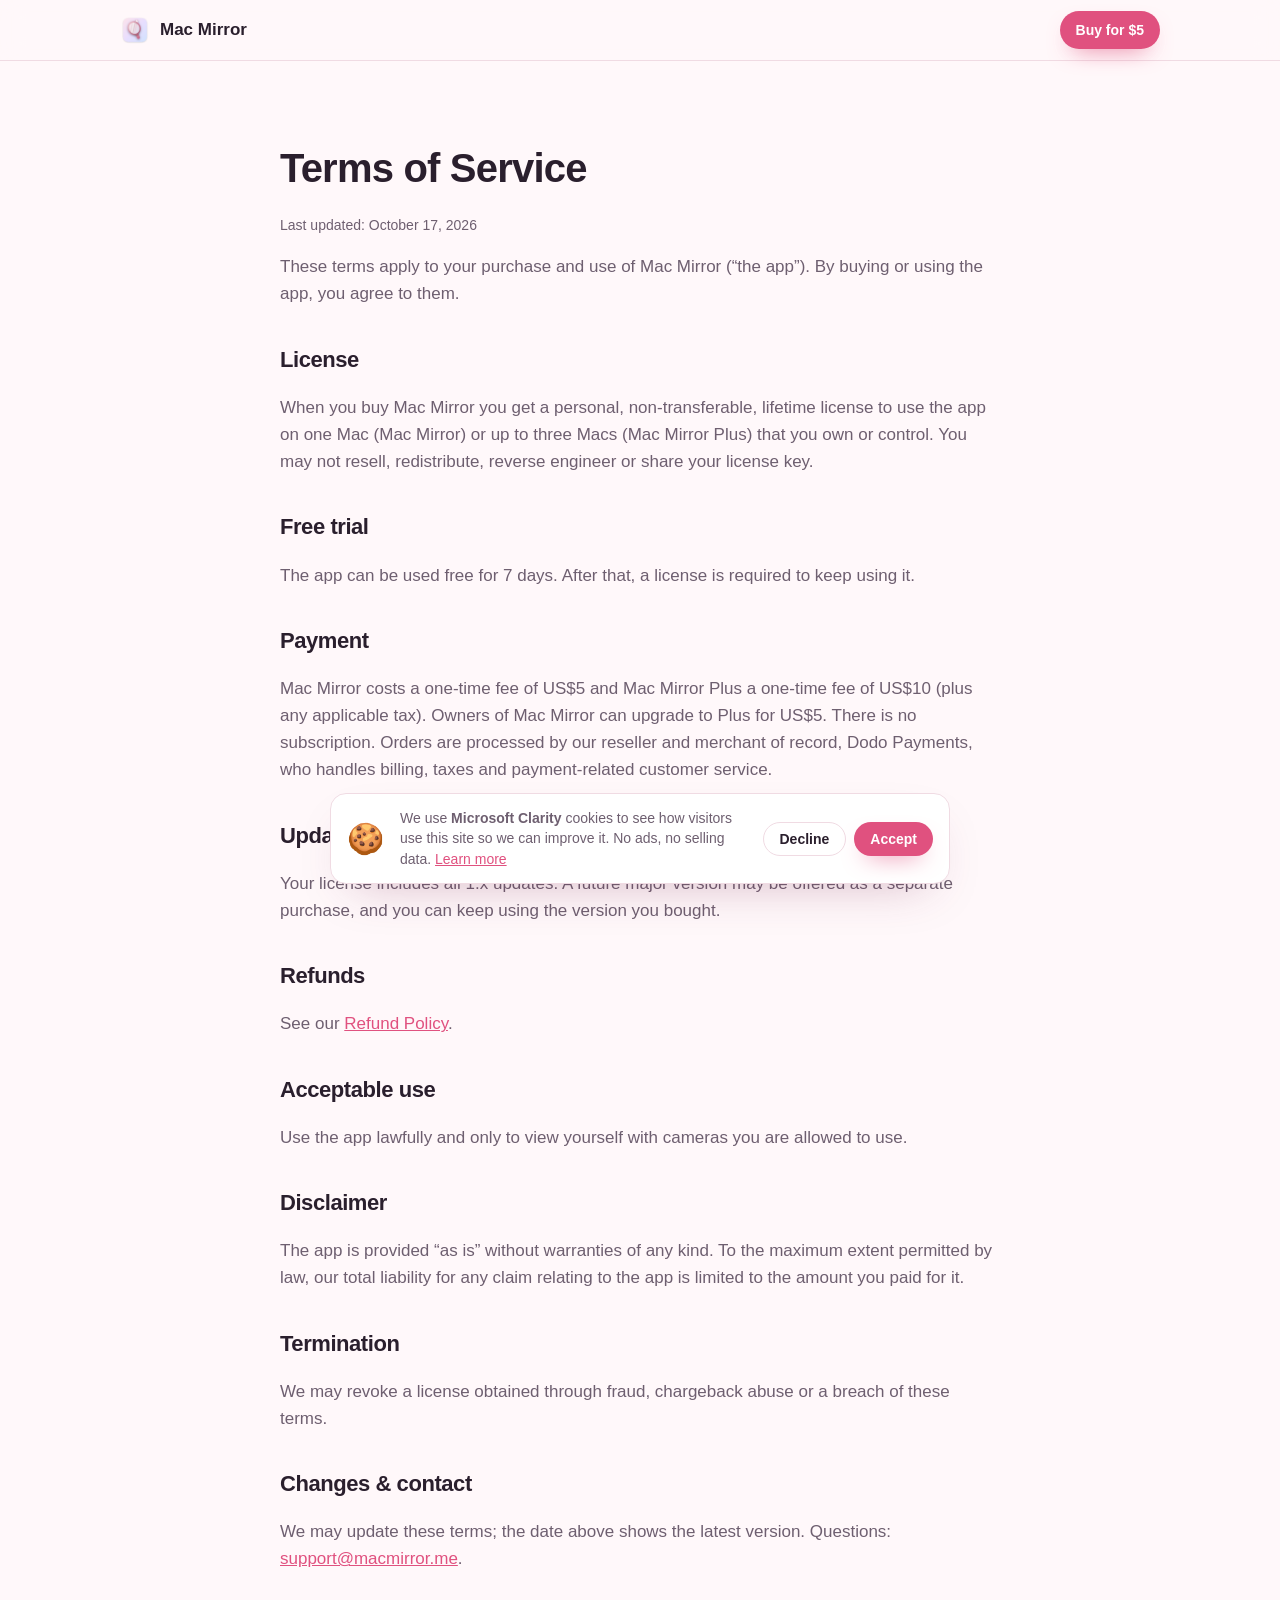
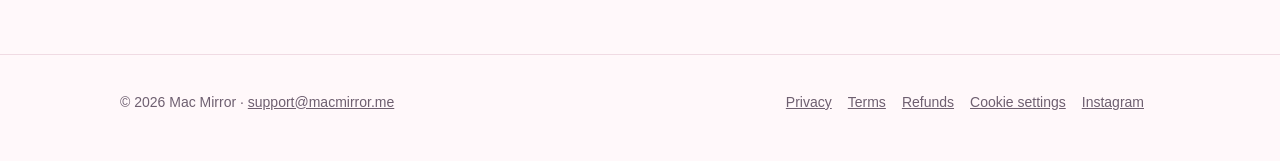
<file: terms.html>
<!doctype html>
<html lang="en">
<head>
  <meta charset="utf-8">
  <meta name="viewport" content="width=device-width, initial-scale=1">
  <title>Terms of Service · Mac Mirror</title>
  <link rel="icon" href="assets/favicon.png">
  <link rel="stylesheet" href="style.css">
</head>
<body>
  <nav><div class="wrap"><a class="brand" href="/"><img src="assets/app-icon.png" alt="">Mac Mirror</a><div class="links"><a class="btn small" href="/#pricing">Buy for $5</a></div></div></nav>
  <main class="wrap legal">
    <h1>Terms of Service</h1>
    <p class="updated">Last updated: October 17, 2026</p>

    <p>These terms apply to your purchase and use of Mac Mirror (“the app”). By buying or using the app, you agree to them.</p>
    <h2>License</h2>
    <p>When you buy Mac Mirror you get a personal, non-transferable, lifetime license to use the app on one Mac (Mac Mirror) or up to three Macs (Mac Mirror Plus) that you own or control. You may not resell, redistribute, reverse engineer or share your license key.</p>
    <h2>Free trial</h2>
    <p>The app can be used free for 7 days. After that, a license is required to keep using it.</p>
    <h2>Payment</h2>
    <p>Mac Mirror costs a one-time fee of US$5 and Mac Mirror Plus a one-time fee of US$10 (plus any applicable tax). Owners of Mac Mirror can upgrade to Plus for US$5. There is no subscription. Orders are processed by our reseller and merchant of record, Dodo Payments, who handles billing, taxes and payment-related customer service.</p>
    <h2>Updates</h2>
    <p>Your license includes all 1.x updates. A future major version may be offered as a separate purchase, and you can keep using the version you bought.</p>
    <h2>Refunds</h2>
    <p>See our <a href="refund.html">Refund Policy</a>.</p>
    <h2>Acceptable use</h2>
    <p>Use the app lawfully and only to view yourself with cameras you are allowed to use.</p>
    <h2>Disclaimer</h2>
    <p>The app is provided “as is” without warranties of any kind. To the maximum extent permitted by law, our total liability for any claim relating to the app is limited to the amount you paid for it.</p>
    <h2>Termination</h2>
    <p>We may revoke a license obtained through fraud, chargeback abuse or a breach of these terms.</p>
    <h2>Changes &amp; contact</h2>
    <p>We may update these terms; the date above shows the latest version. Questions: <a href="mailto:support@macmirror.me">support@macmirror.me</a>.</p>
  </main>
  <footer><div class="wrap"><div>© 2026 Mac Mirror · <a href="mailto:support@macmirror.me">support@macmirror.me</a></div><div><a href="privacy.html">Privacy</a><a href="terms.html">Terms</a><a href="refund.html">Refunds</a><a href="#" data-cookie-settings>Cookie settings</a><a href="https://www.instagram.com/macmirror.me/" target="_blank" rel="noopener">Instagram</a></div></div></footer>
  <script src="consent.js" defer></script>
</body>
</html>
</file>
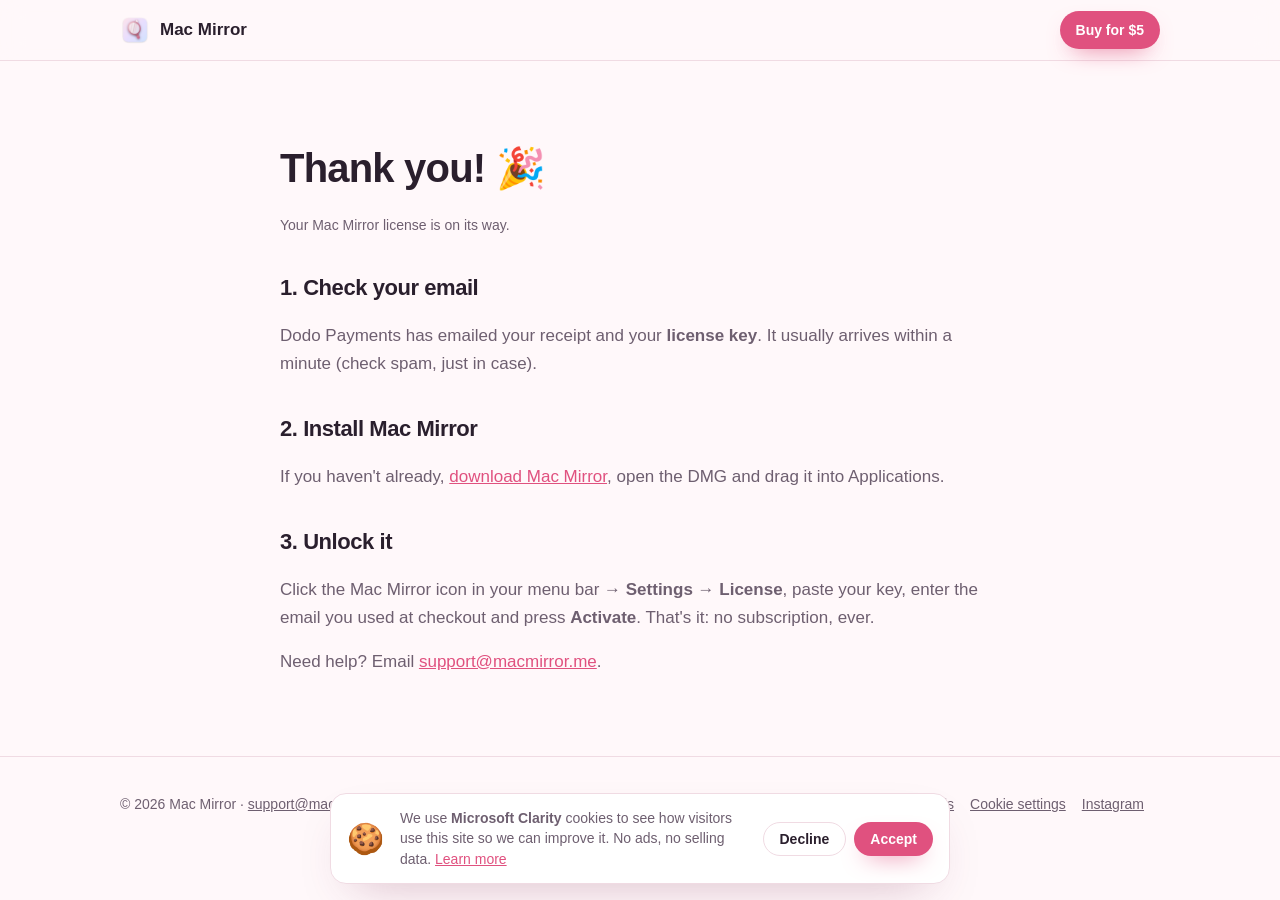
<file: thanks.html>
<!doctype html>
<html lang="en">
<head>
  <meta charset="utf-8">
  <meta name="viewport" content="width=device-width, initial-scale=1">
  <title>Thank you · Mac Mirror</title>
  <link rel="icon" href="assets/favicon.png">
  <link rel="stylesheet" href="style.css">
</head>
<body>
  <nav><div class="wrap"><a class="brand" href="/"><img src="assets/app-icon.png" alt="">Mac Mirror</a><div class="links"><a class="btn small" href="/#pricing">Buy for $5</a></div></div></nav>
  <main class="wrap legal">
    <h1>Thank you! 🎉</h1>
    <p class="updated">Your Mac Mirror license is on its way.</p>
    <h2>1. Check your email</h2>
    <p>Dodo Payments has emailed your receipt and your <strong>license key</strong>. It usually arrives within a minute (check spam, just in case).</p>
    <h2>2. Install Mac Mirror</h2>
    <p>If you haven't already, <a href="install.html">download Mac Mirror</a>, open the DMG and drag it into Applications.</p>
    <h2>3. Unlock it</h2>
    <p>Click the Mac Mirror icon in your menu bar → <strong>Settings</strong> → <strong>License</strong>, paste your key, enter the email you used at checkout and press <strong>Activate</strong>. That's it: no subscription, ever.</p>
    <p>Need help? Email <a href="mailto:support@macmirror.me">support@macmirror.me</a>.</p>
  </main>
  <script src="links.js"></script>
  <footer><div class="wrap"><div>© 2026 Mac Mirror · <a href="mailto:support@macmirror.me">support@macmirror.me</a></div><div><a href="privacy.html">Privacy</a><a href="terms.html">Terms</a><a href="refund.html">Refunds</a><a href="#" data-cookie-settings>Cookie settings</a><a href="https://www.instagram.com/macmirror.me/" target="_blank" rel="noopener">Instagram</a></div></div></footer>
  <script src="consent.js" defer></script>
</body>
</html>
</file>
<file: style.css>
:root {
  --bg: #fff8fa;
  --bg-soft: #fbeef3;
  --card: #ffffff;
  --text: #2a1f2d;
  --muted: #6e5f70;
  --line: #f0dbe3;
  --accent: #e0517f;
  --accent-ink: #ffffff;
  --accent-soft: #fde4ec;
  --ring: #fff6ea;
  --shadow: 0 20px 50px -24px rgba(120, 40, 80, 0.35);
}
@media (prefers-color-scheme: dark) {
  :root {
    --bg: #17121a;
    --bg-soft: #1f1823;
    --card: #241c29;
    --text: #f7edf3;
    --muted: #b6a5b6;
    --line: #3a2d40;
    --accent: #ff7aa5;
    --accent-ink: #20121a;
    --accent-soft: #3b2231;
    --shadow: 0 20px 50px -24px rgba(0, 0, 0, 0.7);
  }
}

* { box-sizing: border-box; }
html { scroll-behavior: smooth; }
body {
  margin: 0;
  background: var(--bg);
  color: var(--text);
  font: 17px/1.6 -apple-system, BlinkMacSystemFont, "SF Pro Text", "Inter", "Segoe UI", sans-serif;
  -webkit-font-smoothing: antialiased;
}
a { color: var(--accent); }
img { max-width: 100%; display: block; }
.wrap { max-width: 1080px; margin: 0 auto; padding: 0 20px; }

/* Nav */
nav { position: sticky; top: 0; z-index: 10; background: color-mix(in srgb, var(--bg) 85%, transparent); backdrop-filter: blur(12px); border-bottom: 1px solid var(--line); }
nav .wrap { display: flex; align-items: center; justify-content: space-between; height: 60px; }
.brand { display: flex; align-items: center; gap: 10px; font-weight: 700; color: var(--text); text-decoration: none; }
.brand img { width: 30px; height: 30px; }
nav .links { display: flex; gap: 22px; align-items: center; }
nav .links a { color: var(--muted); text-decoration: none; font-size: 15px; }
nav .links a.btn { color: var(--accent-ink); }
@media (max-width: 640px) { nav .links a:not(.btn) { display: none; } }

/* Buttons */
.btn { display: inline-flex; align-items: center; gap: 8px; padding: 12px 22px; border-radius: 999px; font-weight: 600; text-decoration: none; background: var(--accent); color: var(--accent-ink); border: 0; transition: transform .15s ease, box-shadow .15s ease; box-shadow: 0 10px 24px -12px var(--accent); }
.btn:hover { transform: translateY(-1px); }
.btn.ghost { background: transparent; color: var(--text); border: 1.5px solid var(--line); box-shadow: none; }
.btn.small { padding: 8px 16px; font-size: 14px; }

/* Hero */
.hero { padding: 72px 0 40px; display: grid; grid-template-columns: 1.05fr 1fr; gap: 48px; align-items: center; }
.hero h1 { font-size: clamp(38px, 6vw, 60px); line-height: 1.05; letter-spacing: -0.03em; margin: 0 0 18px; }
.hero h1 em { font-style: normal; color: var(--accent); }
.hero p.lead { font-size: 20px; color: var(--muted); margin: 0 0 28px; max-width: 30ch; }
.cta { display: flex; gap: 12px; flex-wrap: wrap; }
.fine { margin-top: 14px; font-size: 14px; color: var(--muted); }
@media (max-width: 860px) { .hero { grid-template-columns: 1fr; padding-top: 44px; } }

/* Desktop mock */
.screen { position: relative; aspect-ratio: 4 / 3; border-radius: 18px; overflow: hidden; background: linear-gradient(135deg, #c9d8ff, #f6cfe0 55%, #ffe3c7); box-shadow: var(--shadow); border: 1px solid var(--line); }
.screen .menubar { height: 22px; background: rgba(255,255,255,.55); }
.screen .window { position: absolute; left: 7%; top: 16%; width: 52%; height: 62%; border-radius: 10px; background: rgba(255,255,255,.8); box-shadow: 0 10px 30px -12px rgba(0,0,0,.3); }
.screen .window::before { content: ""; position: absolute; left: 10px; top: 9px; width: 34px; height: 8px; background: radial-gradient(circle, #ff5f57 3px, transparent 3.5px) 0 0/12px 8px repeat-x; }
.screen .window .row { margin: 0 14px 10px; height: 10px; border-radius: 6px; background: #e8e2ec; }
.screen .window .row:first-of-type { margin-top: 34px; width: 60%; }
.screen .icon { position: absolute; right: 4%; top: 30%; width: 13%; transition: transform .25s cubic-bezier(.3,1.4,.5,1); z-index: 2; }
.screen.hovering .icon { transform: scale(1.12); }
.screen .mirror { position: absolute; right: 19%; top: 14%; width: 40%; aspect-ratio: 1; border-radius: 50%; padding: 4%; background: var(--ring); box-shadow: 0 0 30px 6px rgba(255, 246, 234, .9), 0 16px 40px -10px rgba(0,0,0,.35); opacity: 0; transform: scale(.82); transform-origin: 100% 50%; transition: opacity .22s ease, transform .32s cubic-bezier(.2,1.25,.4,1); }
.screen.open .mirror { opacity: 1; transform: scale(1); }
.screen .mirror .face { width: 100%; height: 100%; border-radius: 50%; background: radial-gradient(circle at 50% 38%, #f3c9a8 0 18%, transparent 18.5%), radial-gradient(ellipse at 50% 100%, #7c5cff 0 38%, transparent 38.5%), linear-gradient(160deg, #3b3550, #1d1a29); position: relative; overflow: hidden; }
.screen .mirror .face::after { content: ""; position: absolute; inset: 0; background: linear-gradient(115deg, transparent 30%, rgba(255,255,255,.18) 31% 38%, transparent 39%); }
.screen .mirror .close { position: absolute; top: 2%; right: 2%; width: 13%; aspect-ratio: 1; border-radius: 50%; background: rgba(0,0,0,.6); color: #fff; font-size: clamp(8px, 1.2vw, 12px); display: grid; place-items: center; opacity: 0; transition: opacity .2s; }
.screen.pinned .mirror .close { opacity: 1; }
.screen .cursor { position: absolute; left: 28%; top: 78%; z-index: 5; opacity: 0; transition: left .9s cubic-bezier(.45,0,.2,1), top .9s cubic-bezier(.45,0,.2,1), opacity .25s, transform .12s; filter: drop-shadow(0 2px 3px rgba(0,0,0,.3)); }
.screen.show-cursor .cursor { opacity: 1; }
.screen .cursor.press { transform: scale(.8); }
.screen .keys { position: absolute; left: 50%; bottom: 7%; transform: translateX(-50%); display: flex; gap: 10px; opacity: 0; transition: opacity .25s; z-index: 4; }
.screen.show-keys .keys { opacity: 1; }
.screen .keys kbd { position: relative; display: none; place-items: center; min-width: 2.4em; aspect-ratio: 1; font: 600 clamp(15px, 2.4vw, 24px)/1 -apple-system, BlinkMacSystemFont, sans-serif; color: #2a1f2d; background: #fff; border: 0; border-radius: 12px; box-shadow: 0 5px 0 #cfc6d6, 0 10px 20px -8px rgba(0,0,0,.45); transition: transform .1s, box-shadow .1s, background .1s; }
.screen .keys kbd.shown { display: grid; }
.screen .keys kbd.down { transform: translateY(4px); box-shadow: 0 1px 0 #cfc6d6, 0 4px 10px -6px rgba(0,0,0,.4); background: #ffe6ef; }
.screen .keys .ring { position: absolute; inset: -9px; width: calc(100% + 18px); height: calc(100% + 18px); transform: rotate(-90deg); pointer-events: none; }
.screen .keys .ring circle { fill: none; stroke: var(--accent); stroke-width: 3; stroke-linecap: round; stroke-dasharray: 100.6; stroke-dashoffset: 100.6; }
.screen .keys .ring.fill circle { stroke-dashoffset: 0; transition: stroke-dashoffset .6s linear; }
.screen .notif { position: absolute; top: 9%; right: 3%; width: 38%; display: flex; gap: 8px; align-items: center; padding: 8px 10px; border-radius: 12px; background: rgba(255,255,255,.92); box-shadow: 0 10px 24px -10px rgba(0,0,0,.35); font-size: clamp(9px, 1.3vw, 13px); line-height: 1.3; color: #2a1f2d; opacity: 0; transform: translateX(30%); transition: opacity .3s, transform .45s cubic-bezier(.2,1.2,.4,1); z-index: 6; }
.screen .notif .notif-ico { font-size: 1.6em; }
.screen.notify .notif { opacity: 1; transform: none; }
.screen .mbanner { position: absolute; right: 12%; top: 71%; width: 54%; display: flex; align-items: center; gap: 8px; padding: 6px 8px; border-radius: 999px; background: rgba(255,255,255,.95); box-shadow: 0 10px 24px -10px rgba(0,0,0,.4); border: 1px solid rgba(224,81,127,.35); font-size: clamp(8px, 1.15vw, 12px); line-height: 1.25; color: #2a1f2d; opacity: 0; transform: translateY(14px) scale(.95); transition: opacity .3s, transform .5s cubic-bezier(.2,1.4,.4,1); z-index: 3; }
.screen .mbanner .mb-emoji { font-size: 1.7em; width: 1.9em; height: 1.9em; display: grid; place-items: center; border-radius: 50%; background: #ffe4ec; }
.screen .mbanner .mb-text { flex: 1; min-width: 0; }
.screen .mbanner .mb-count { color: #7a6a7c; font-variant-numeric: tabular-nums; }
.screen .mbanner .mb-join { background: #e0517f; color: #fff; font-weight: 700; padding: .55em .9em; border-radius: 999px; white-space: nowrap; }
.screen.banner .mbanner { opacity: 1; transform: none; }
.demo-tabs { display: flex; justify-content: center; gap: 8px; margin-top: 16px; flex-wrap: wrap; }
.demo-tabs button { font: 600 14px/1 inherit; font-family: inherit; padding: 9px 16px; border-radius: 999px; border: 1px solid var(--line); background: var(--card); color: var(--text); cursor: pointer; }
.demo-tabs button[aria-selected="true"] { background: var(--accent); color: var(--accent-ink); border-color: var(--accent); }
.demo-caption { text-align: center; color: var(--muted); font-size: 15px; min-height: 3.2em; margin: 12px auto 0; max-width: 44ch; }

/* Sections */
section { padding: 64px 0; }
section.soft { background: var(--bg-soft); border-block: 1px solid var(--line); }
h2 { font-size: clamp(28px, 4vw, 38px); letter-spacing: -0.02em; margin: 0 0 10px; }
.sub { color: var(--muted); margin: 0 0 34px; max-width: 60ch; }
.grid { display: grid; gap: 16px; grid-template-columns: repeat(auto-fit, minmax(220px, 1fr)); }
.card { background: var(--card); border: 1px solid var(--line); border-radius: 18px; padding: 22px; }
.card h3 { margin: 10px 0 6px; font-size: 18px; }
.card p { margin: 0; color: var(--muted); font-size: 15px; }
kbd { font: 600 13px ui-monospace, SFMono-Regular, Menlo, monospace; background: var(--accent-soft); color: var(--text); padding: 3px 8px; border-radius: 6px; border: 1px solid var(--line); }
.emoji { font-size: 26px; }

.styles { display: grid; grid-template-columns: repeat(5, 1fr); gap: 14px; }
.styles figure { margin: 0; text-align: center; background: var(--card); border: 1px solid var(--line); border-radius: 18px; padding: 16px 8px; }
.styles img { width: 88px; height: 88px; margin: 0 auto 6px; }
.styles figcaption { font-weight: 600; font-size: 15px; }
.styles figcaption span { display: block; font-weight: 400; color: var(--muted); font-size: 13px; }
@media (max-width: 720px) { .styles { grid-template-columns: repeat(2, 1fr); } }

/* Pricing */
.price { max-width: 460px; margin: 0 auto; text-align: center; background: var(--card); border: 1px solid var(--line); border-radius: 24px; padding: 34px 28px; box-shadow: var(--shadow); }
.price .amount { font-size: 64px; font-weight: 800; letter-spacing: -0.04em; line-height: 1; }
.price .amount small { font-size: 18px; font-weight: 500; color: var(--muted); letter-spacing: 0; }
.price ul { list-style: none; padding: 0; margin: 22px 0 26px; text-align: left; }
.price li { padding: 7px 0 7px 28px; position: relative; border-bottom: 1px dashed var(--line); }
.price li::before { content: "✓"; position: absolute; left: 4px; color: var(--accent); font-weight: 700; }

/* FAQ */
details { background: var(--card); border: 1px solid var(--line); border-radius: 14px; padding: 16px 20px; margin-bottom: 10px; }
summary { cursor: pointer; font-weight: 600; }
details p { color: var(--muted); margin: 10px 0 0; }

/* Footer + legal */
footer { padding: 36px 0 48px; color: var(--muted); font-size: 14px; border-top: 1px solid var(--line); }
footer .wrap { display: flex; justify-content: space-between; gap: 16px; flex-wrap: wrap; }
footer a { color: var(--muted); margin-right: 16px; }
.legal { max-width: 760px; padding: 48px 20px 64px; }
.legal h1 { font-size: 40px; letter-spacing: -0.02em; margin-bottom: 4px; }
.legal h2 { font-size: 22px; margin-top: 34px; }
.legal p, .legal li { color: var(--muted); }
.legal .updated { color: var(--muted); font-size: 14px; }

.steps { padding-left: 22px; margin: 28px 0; }
.steps li { margin-bottom: 14px; padding-left: 6px; }
.steps li::marker { color: var(--accent); font-weight: 700; }

.card.quick { border: 2px solid var(--accent); margin: 28px 0 36px; }
.cmd { display: flex; gap: 10px; align-items: center; background: var(--accent-soft); border-radius: 12px; padding: 10px 10px 10px 14px; margin: 12px 0; }
.cmd code { flex: 1; font: 600 14px ui-monospace, SFMono-Regular, Menlo, monospace; overflow-x: auto; white-space: nowrap; }

/* Badges */
.badges { display: flex; flex-wrap: wrap; gap: 8px; margin-top: 18px; }
.guide-hero .badges { justify-content: center; }
.badge { font-size: 13px; font-weight: 600; padding: 5px 12px; border-radius: 999px; background: var(--card); border: 1px solid var(--line); color: var(--muted); }

/* Guide */
.guide-hero { text-align: center; padding: 56px 20px 24px; }
.guide-hero img { margin: 0 auto 14px; width: 96px; height: 96px; }
.guide-hero h1 { font-size: clamp(34px, 5vw, 48px); letter-spacing: -0.03em; margin: 0 0 8px; }
.guide-hero .lead { color: var(--muted); font-size: 19px; margin: 0 auto; max-width: 52ch; }
.guide { display: grid; grid-template-columns: 220px minmax(0, 1fr); gap: 48px; padding-top: 24px; padding-bottom: 64px; }
.toc { position: sticky; top: 84px; align-self: start; display: flex; flex-direction: column; gap: 2px; font-size: 14px; }
.toc strong { font-size: 12px; text-transform: uppercase; letter-spacing: .08em; color: var(--muted); margin-bottom: 8px; }
.toc a { color: var(--muted); text-decoration: none; padding: 5px 10px; border-radius: 8px; border-left: 2px solid transparent; }
.toc a:hover { color: var(--text); background: var(--accent-soft); }
.doc { max-width: 760px; }
.doc section { padding: 8px 0 26px; border-bottom: 1px solid var(--line); scroll-margin-top: 80px; }
.doc section:last-of-type { border-bottom: 0; }
.doc h2 { font-size: 28px; margin: 22px 0 12px; }
.doc h3 { font-size: 19px; margin: 22px 0 6px; }
.doc p, .doc li, .doc td, .doc dd { color: var(--muted); }
.doc strong, .doc td strong { color: var(--text); }
.doc li { margin-bottom: 8px; }
.doc ul.ticks { list-style: none; padding: 0; }
.doc ul.ticks li { padding-left: 28px; position: relative; }
.doc ul.ticks li::before { content: "✓"; position: absolute; left: 4px; color: var(--accent); font-weight: 700; }
.doc table { width: 100%; border-collapse: collapse; margin: 12px 0; font-size: 15px; }
.doc th, .doc td { text-align: left; padding: 12px 14px; border-bottom: 1px solid var(--line); vertical-align: top; }
.doc th { font-size: 13px; text-transform: uppercase; letter-spacing: .06em; color: var(--muted); }
.doc td:first-child { white-space: nowrap; }
.doc details { margin-bottom: 8px; }
.note { font-size: 15px; color: var(--muted); background: var(--accent-soft); border-radius: 12px; padding: 12px 16px; }
.shot { margin: 18px 0 8px; }
.shot img { width: 100%; max-width: 620px; border-radius: 14px; box-shadow: var(--shadow); border: 1px solid var(--line); }
.shot figcaption { font-size: 13px; color: var(--muted); margin-top: 8px; }
.changelog { display: grid; grid-template-columns: 70px 1fr; gap: 8px 16px; }
.changelog dt { font-weight: 700; }
.changelog dd { margin: 0; }
@media (max-width: 860px) {
  .guide { grid-template-columns: 1fr; gap: 8px; }
  .toc { position: static; flex-direction: row; flex-wrap: wrap; gap: 6px; }
  .toc strong { width: 100%; margin-bottom: 2px; }
  .toc a { border: 1px solid var(--line); padding: 4px 10px; font-size: 13px; }
  .doc td:first-child { white-space: normal; }
}

/* Homepage: closer look */
.look { display: grid; grid-template-columns: 1fr 1.1fr; gap: 48px; align-items: center; margin-bottom: 64px; }
.look:nth-child(even) .look-img { order: -1; }
.look h3 { font-size: 28px; letter-spacing: -0.02em; margin: 0 0 10px; }
.look p { color: var(--muted); margin: 0 0 12px; }
.look ul { color: var(--muted); padding-left: 20px; margin: 0; }
.look li { margin-bottom: 6px; }
.look-img img { width: 100%; border-radius: 16px; box-shadow: var(--shadow); border: 1px solid var(--line); }
@media (max-width: 860px) { .look { grid-template-columns: 1fr; gap: 20px; } .look:nth-child(even) .look-img { order: 0; } }
.specs { display: grid; grid-template-columns: repeat(auto-fit, minmax(200px, 1fr)); gap: 14px; }
.spec { background: var(--card); border: 1px solid var(--line); border-radius: 16px; padding: 18px; }
.spec b { display: block; font-size: 13px; text-transform: uppercase; letter-spacing: .06em; color: var(--muted); margin-bottom: 4px; }

.card.feature-call { display: flex; gap: 18px; align-items: flex-start; margin-bottom: 16px; border: 2px solid var(--accent); background: linear-gradient(135deg, var(--accent-soft), var(--card) 60%); }
.card.feature-call .emoji { font-size: 34px; }
.card.feature-call h3 { margin-top: 2px; font-size: 21px; }

.tiers { display: grid; grid-template-columns: repeat(2, minmax(0, 1fr)); gap: 20px; max-width: 860px; margin: 0 auto 18px; align-items: stretch; }
.price.tier { max-width: none; margin: 0; text-align: left; position: relative; display: flex; flex-direction: column; }
.price.tier h3 { margin: 0 0 8px; font-size: 22px; }
.price.tier .amount { font-size: 52px; }
.price.tier .tier-sub { color: var(--muted); margin: 6px 0 0; }
.price.tier ul { flex: 1; }
.price.tier .btn { justify-content: center; }
.price.tier.featured { border: 2px solid var(--accent); background: linear-gradient(180deg, var(--accent-soft), var(--card) 45%); }
.ribbon { position: absolute; top: -13px; right: 20px; background: var(--accent); color: var(--accent-ink); font-size: 12px; font-weight: 700; padding: 5px 12px; border-radius: 999px; }
@media (max-width: 720px) { .tiers { grid-template-columns: 1fr; } }

#consent { position: fixed; left: 16px; right: 16px; bottom: 16px; z-index: 50; max-width: 620px; margin: 0 auto; display: flex; gap: 16px; align-items: center; padding: 14px 16px; background: var(--card); color: var(--text); border: 1px solid var(--line); border-radius: 16px; box-shadow: var(--shadow); font-size: 14px; }
#consent p { margin: 0; color: var(--muted); line-height: 1.45; }
#consent .consent-actions { display: flex; gap: 8px; flex-shrink: 0; }
@media (max-width: 560px) { #consent { flex-direction: column; align-items: stretch; } #consent .consent-actions { justify-content: flex-end; } }

#consent { transform: translateY(140%); opacity: 0; transition: transform .5s cubic-bezier(.2,1.2,.4,1), opacity .3s ease; }
#consent.show { transform: none; opacity: 1; }
#consent .consent-emoji { font-size: 30px; line-height: 1; flex-shrink: 0; }
@media (prefers-reduced-motion: reduce) { #consent { transition: none; } }
@media (max-width: 560px) { #consent .consent-emoji { display: none; } }

/* Pitch video (YouTube loads only after you press play) */
.video-section { padding-top: 24px; text-align: center; }
.video-section .sub { margin-left: auto; margin-right: auto; }
.video-facade { position: relative; display: block; width: 100%; max-width: 920px; margin: 24px auto 0; padding: 0; border: 0; border-radius: 20px; overflow: hidden; cursor: pointer; aspect-ratio: 16 / 9; background: #0e0b12; box-shadow: 0 30px 60px -30px rgba(0,0,0,.45); }
.video-facade img { width: 100%; height: 100%; object-fit: cover; display: block; transition: transform .3s ease; }
.video-facade:hover img { transform: scale(1.02); }
.video-facade .play { position: absolute; left: 50%; top: 50%; transform: translate(-50%, -50%); width: 84px; height: 84px; border-radius: 50%; display: grid; place-items: center; background: var(--accent); color: var(--accent-ink); box-shadow: 0 12px 30px -8px rgba(0,0,0,.5); transition: transform .15s ease; }
.video-facade .play svg { margin-left: 4px; }
.video-facade:hover .play { transform: translate(-50%, -50%) scale(1.07); }
.video-facade:focus-visible { outline: 3px solid var(--accent); outline-offset: 4px; }
.video-facade iframe { position: absolute; inset: 0; width: 100%; height: 100%; border: 0; }
@media (max-width: 600px) { .video-facade { border-radius: 14px; } .video-facade .play { width: 64px; height: 64px; } }
</file>
